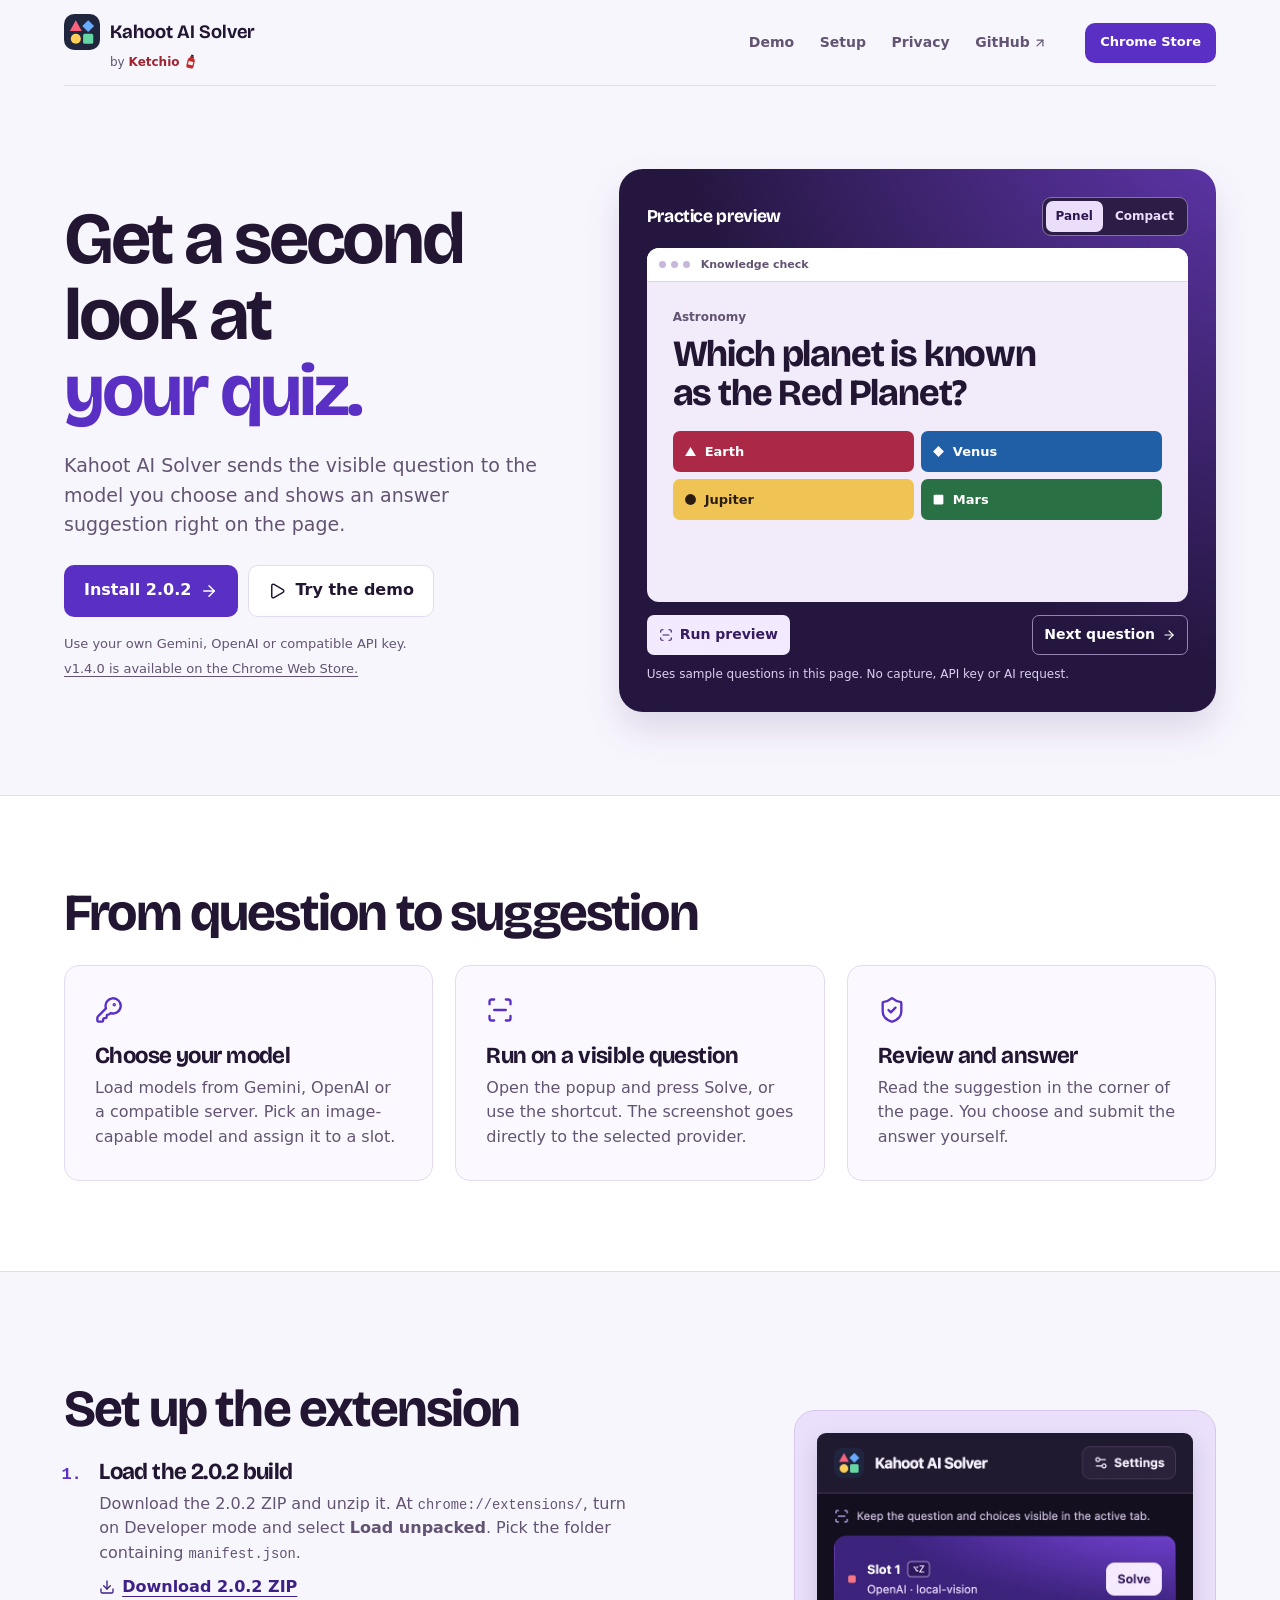
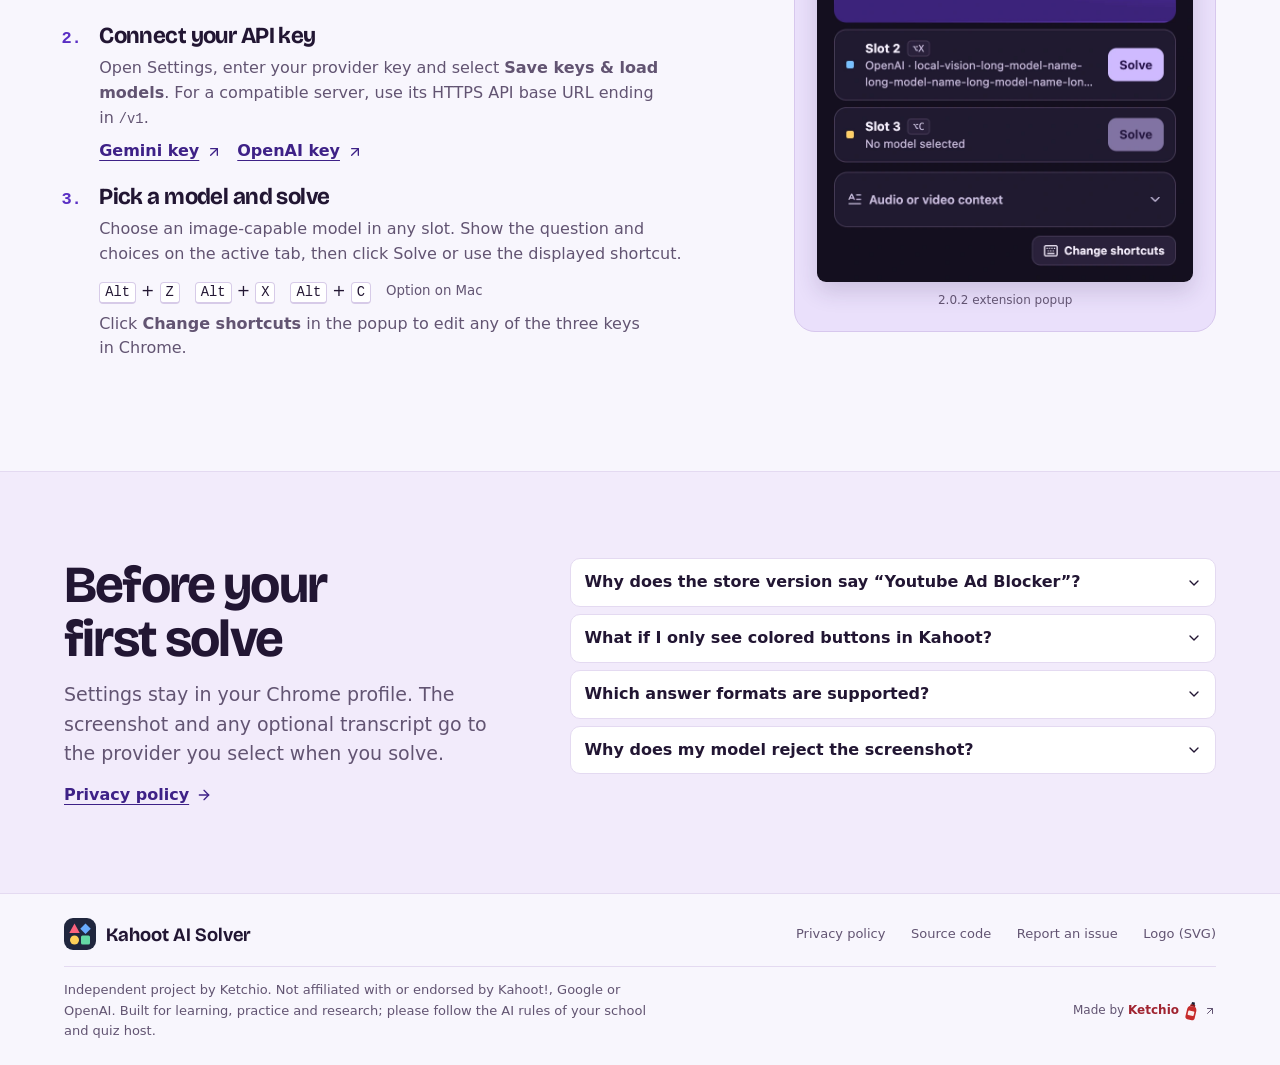
<file: docs/index.html>
<!doctype html>
<html lang="en">
<head>
  <meta charset="utf-8">
  <meta name="viewport" content="width=device-width, initial-scale=1">
  <meta name="theme-color" content="#f8f6fd">
  <meta name="description" content="Get an AI answer suggestion without leaving your Kahoot quiz. Connect your own API account, choose a model, and press a shortcut.">
  <meta property="og:type" content="website">
  <meta property="og:title" content="Kahoot AI Solver — AI answer suggestions in Chrome">
  <meta property="og:description" content="Get an AI answer suggestion without leaving your Kahoot quiz. Use your own Gemini, OpenAI or compatible API account.">
  <meta property="og:site_name" content="Kahoot AI Solver by Ketchio">
  <meta name="author" content="Ketchio">
  <meta property="og:url" content="https://ketchio-dev.github.io/Kahoot-AI-Solver/">
  <meta property="og:image" content="https://ketchio-dev.github.io/Kahoot-AI-Solver/assets/social-card.png">
  <meta property="og:image:type" content="image/png">
  <meta property="og:image:width" content="1200">
  <meta property="og:image:height" content="630">
  <meta property="og:image:alt" content="Kahoot AI Solver by Ketchio with a simulated quiz and green answer suggestion. Bring your own API key.">
  <meta name="twitter:card" content="summary_large_image">
  <meta name="twitter:image" content="https://ketchio-dev.github.io/Kahoot-AI-Solver/assets/social-card.png">
  <meta name="twitter:image:alt" content="Kahoot AI Solver by Ketchio with a simulated quiz and green answer suggestion. Bring your own API key.">
  <link rel="canonical" href="https://ketchio-dev.github.io/Kahoot-AI-Solver/">
  <title>Kahoot AI Solver — AI answer suggestions in Chrome</title>
  <link rel="icon" type="image/svg+xml" href="assets/logo.svg">
  <link rel="preload" href="assets/fonts/bricolage-grotesque-latin.woff2" as="font" type="font/woff2" crossorigin>
  <link rel="stylesheet" href="site.css">
  <script src="site.js" defer></script>
</head>
<body>
  <svg class="sprite" aria-hidden="true" focusable="false">
    <symbol id="i-tri" viewBox="0 0 24 24"><path d="M12 3.5 22 20.5H2z"/></symbol>
    <symbol id="i-dia" viewBox="0 0 24 24"><path d="M12 2 22 12 12 22 2 12z"/></symbol>
    <symbol id="i-cir" viewBox="0 0 24 24"><circle cx="12" cy="12" r="10"/></symbol>
    <symbol id="i-sq" viewBox="0 0 24 24"><rect x="3" y="3" width="18" height="18" rx="2"/></symbol>
    <symbol id="i-chrome" viewBox="0 0 24 24"><g fill="none" stroke="currentColor" stroke-width="1.8"><circle cx="12" cy="12" r="9.2"/><circle cx="12" cy="12" r="3.6"/><path d="M12 8.4h8.6M9 13.8 4.7 6.3M13.7 15.1 9.3 21"/></g></symbol>
    <!-- Lucide Static 1.78.0. License: assets/lucide-LICENSE.txt. -->
    <symbol id="i-up" viewBox="0 0 24 24" fill="none" stroke="currentColor" stroke-width="2" stroke-linecap="round" stroke-linejoin="round"><path d="M7 7h10v10" />
  <path d="M7 17 17 7" /></symbol>
    <symbol id="i-down" viewBox="0 0 24 24" fill="none" stroke="currentColor" stroke-width="2" stroke-linecap="round" stroke-linejoin="round"><path d="M12 5v14" />
  <path d="m19 12-7 7-7-7" /></symbol>
    <symbol id="i-right" viewBox="0 0 24 24" fill="none" stroke="currentColor" stroke-width="2" stroke-linecap="round" stroke-linejoin="round"><path d="M5 12h14" />
  <path d="m12 5 7 7-7 7" /></symbol>
    <symbol id="i-play" viewBox="0 0 24 24" fill="none" stroke="currentColor" stroke-width="2" stroke-linecap="round" stroke-linejoin="round"><path d="M5 5a2 2 0 0 1 3.008-1.728l11.997 6.998a2 2 0 0 1 .003 3.458l-12 7A2 2 0 0 1 5 19z" /></symbol>
    <symbol id="i-shield" viewBox="0 0 24 24" fill="none" stroke="currentColor" stroke-width="2" stroke-linecap="round" stroke-linejoin="round"><path d="M20 13c0 5-3.5 7.5-7.66 8.95a1 1 0 0 1-.67-.01C7.5 20.5 4 18 4 13V6a1 1 0 0 1 1-1c2 0 4.5-1.2 6.24-2.72a1.17 1.17 0 0 1 1.52 0C14.51 3.81 17 5 19 5a1 1 0 0 1 1 1z" />
  <path d="m9 12 2 2 4-4" /></symbol>
    <symbol id="i-key" viewBox="0 0 24 24" fill="none" stroke="currentColor" stroke-width="2" stroke-linecap="round" stroke-linejoin="round"><path d="M2.586 17.414A2 2 0 0 0 2 18.828V21a1 1 0 0 0 1 1h3a1 1 0 0 0 1-1v-1a1 1 0 0 1 1-1h1a1 1 0 0 0 1-1v-1a1 1 0 0 1 1-1h.172a2 2 0 0 0 1.414-.586l.814-.814a6.5 6.5 0 1 0-4-4z" />
  <circle cx="16.5" cy="7.5" r=".5" fill="currentColor" /></symbol>
    <symbol id="i-scan" viewBox="0 0 24 24" fill="none" stroke="currentColor" stroke-width="2" stroke-linecap="round" stroke-linejoin="round"><path d="M3 7V5a2 2 0 0 1 2-2h2" />
  <path d="M17 3h2a2 2 0 0 1 2 2v2" />
  <path d="M21 17v2a2 2 0 0 1-2 2h-2" />
  <path d="M7 21H5a2 2 0 0 1-2-2v-2" />
  <path d="M7 12h10" /></symbol>
    <symbol id="i-download" viewBox="0 0 24 24" fill="none" stroke="currentColor" stroke-width="2" stroke-linecap="round" stroke-linejoin="round"><path d="M12 15V3" />
  <path d="M21 15v4a2 2 0 0 1-2 2H5a2 2 0 0 1-2-2v-4" />
  <path d="m7 10 5 5 5-5" /></symbol>
    <symbol id="i-chevron" viewBox="0 0 24 24" fill="none" stroke="currentColor" stroke-width="2" stroke-linecap="round" stroke-linejoin="round"><path d="m6 9 6 6 6-6" /></symbol>
  </svg>

  <a class="skip-link" href="#main">Skip to content</a>

  <header class="site-header wrap">
    <div class="brand-lockup">
      <a class="brand" href="./" aria-label="Kahoot AI Solver home">
        <img src="assets/logo.svg" width="36" height="36" alt="">
        <span>Kahoot <b>AI Solver</b></span>
      </a>
      <a class="maker maker-header" href="https://ketchio.com/" target="_blank" rel="noopener noreferrer"><span>by <b>Ketchio</b></span><img class="ketchup" src="assets/ketchup.svg" width="10" height="15" alt=""></a>
    </div>
    <nav aria-label="Main navigation">
      <a href="#demo">Demo</a>
      <a href="#setup">Setup</a>
      <a href="#privacy">Privacy</a>
      <a href="https://github.com/Ketchio-dev/Kahoot-AI-Solver" target="_blank" rel="noopener noreferrer">GitHub <svg class="ico" aria-hidden="true"><use href="#i-up"/></svg></a>
    </nav>
    <a class="btn btn-red btn-sm" href="https://chromewebstore.google.com/detail/fgpbceoplppnfodmjcengikbefngpjfp" target="_blank" rel="noopener noreferrer">Chrome Store</a>
  </header>

  <main id="main">
    <section class="hero wrap" aria-labelledby="hero-title">
      <div class="hero-copy">
        <h1 id="hero-title">Get a second look at <em>your quiz.</em></h1>
        <p class="lede">Kahoot AI Solver sends the visible question to the model you choose and shows an answer suggestion right on the page.</p>
        <div class="cta-row">
          <a class="btn btn-red" id="install" href="#setup">Install 2.0.2 <svg class="ico" aria-hidden="true"><use href="#i-right"/></svg></a>
          <a class="btn btn-secondary" href="#demo"><svg class="ico" aria-hidden="true"><use href="#i-play"/></svg>Try the demo</a>
        </div>
        <p class="fineprint">Use your own Gemini, OpenAI or compatible API key.</p>
        <p class="release-note"><a href="https://chromewebstore.google.com/detail/fgpbceoplppnfodmjcengikbefngpjfp" target="_blank" rel="noopener noreferrer">v1.4.0 is available on the Chrome Web Store.</a></p>
      </div>

      <div class="stage-field" id="demo" role="group" aria-labelledby="stage-title">
        <div class="stage-head">
          <strong id="stage-title">Practice preview</strong>
          <div class="seg" role="group" aria-label="Answer display" hidden>
            <button type="button" data-mode="normal" aria-pressed="true">Panel</button>
            <button type="button" data-mode="stealth" aria-pressed="false">Compact</button>
          </div>
        </div>
        <div class="stage" id="stage" data-mode="normal">
          <div class="stage-window">
            <div class="win-bar" aria-hidden="true"><i></i><i></i><i></i><span class="win-label">Knowledge check</span></div>
            <div class="page">
              <p class="q-kicker" id="quiz-topic">Astronomy</p>
              <p class="q-card" id="quiz-question">Which planet is known as the Red Planet?</p>
              <div class="q-answers" aria-label="Answer choices">
                <div class="ans ans-red"><svg class="ico" aria-hidden="true"><use href="#i-tri"/></svg><span>Earth</span></div>
                <div class="ans ans-blue"><svg class="ico" aria-hidden="true"><use href="#i-dia"/></svg><span>Venus</span></div>
                <div class="ans ans-yellow"><svg class="ico" aria-hidden="true"><use href="#i-cir"/></svg><span>Jupiter</span></div>
                <div class="ans ans-green"><svg class="ico" aria-hidden="true"><use href="#i-sq"/></svg><span>Mars</span></div>
              </div>
              <div class="answer-area" aria-hidden="true">
                <div class="ovl" id="overlay" hidden></div>
              </div>
            </div>
          </div>
        </div>
        <div class="stage-controls" hidden>
          <button class="run" type="button" id="run"><svg class="ico" aria-hidden="true"><use href="#i-scan"/></svg>Run preview</button>
          <button class="next" type="button" id="next">Next question <svg class="ico" aria-hidden="true"><use href="#i-right"/></svg></button>
        </div>
        <p class="stage-note">Uses sample questions in this page. No capture, API key or AI request.</p>
        <p class="sr-only" id="stage-status" aria-live="polite"></p>
      </div>
    </section>

    <section class="workflow" id="how-it-works" aria-labelledby="how-title">
      <div class="wrap">
        <h2 id="how-title">From question to suggestion</h2>
        <div class="workflow-grid">
          <article>
            <svg class="ico feature-icon" aria-hidden="true"><use href="#i-key"/></svg>
            <h3>Choose your model</h3>
            <p>Load models from Gemini, OpenAI or a compatible server. Pick an image-capable model and assign it to a slot.</p>
          </article>
          <article>
            <svg class="ico feature-icon" aria-hidden="true"><use href="#i-scan"/></svg>
            <h3>Run on a visible question</h3>
            <p>Open the popup and press Solve, or use the shortcut. The screenshot goes directly to the selected provider.</p>
          </article>
          <article>
            <svg class="ico feature-icon" aria-hidden="true"><use href="#i-shield"/></svg>
            <h3>Review and answer</h3>
            <p>Read the suggestion in the corner of the page. You choose and submit the answer yourself.</p>
          </article>
        </div>
      </div>
    </section>

    <section class="setup wrap" id="setup" aria-labelledby="setup-title">
      <div>
        <h2 id="setup-title">Set up the extension</h2>
        <ol class="setup-steps">
          <li><div><h3>Load the 2.0.2 build</h3><p>Download the 2.0.2 ZIP and unzip it. At <code>chrome://extensions/</code>, turn on Developer mode and select <b>Load unpacked</b>. Pick the folder containing <code>manifest.json</code>.</p>
          <a class="link" href="downloads/kahoot-ai-solver-2.0.2.zip" download><svg class="ico" aria-hidden="true"><use href="#i-download"/></svg>Download 2.0.2 ZIP</a></div></li>
          <li><div><h3>Connect your API key</h3><p>Open Settings, enter your provider key and select <b>Save keys &amp; load models</b>. For a compatible server, use its HTTPS API base URL ending in <code>/v1</code>.</p>
          <div class="key-links"><a class="link" href="https://aistudio.google.com/apikey" target="_blank" rel="noopener noreferrer">Gemini key <svg class="ico" aria-hidden="true"><use href="#i-up"/></svg></a><a class="link" href="https://platform.openai.com/api-keys" target="_blank" rel="noopener noreferrer">OpenAI key <svg class="ico" aria-hidden="true"><use href="#i-up"/></svg></a></div></div></li>
          <li id="models"><div><h3>Pick a model and solve</h3><p>Choose an image-capable model in any slot. Show the question and choices on the active tab, then click Solve or use the displayed shortcut.</p>
          <div class="key-strip" aria-label="Default shortcuts"><span><kbd>Alt</kbd> + <kbd>Z</kbd></span><span><kbd>Alt</kbd> + <kbd>X</kbd></span><span><kbd>Alt</kbd> + <kbd>C</kbd></span><small>Option on Mac</small></div><p>Click <b>Change shortcuts</b> in the popup to edit any of the three keys in Chrome.</p></div></li>
        </ol>
      </div>
      <figure class="shot">
        <img src="assets/popup.webp" width="398" height="475" loading="lazy" alt="The extension’s home screen with three shortcut slots, saved model names and Solve buttons.">
        <figcaption>2.0.2 extension popup</figcaption>
      </figure>
    </section>

    <section class="detail-band" id="privacy" aria-labelledby="faq-title">
      <div class="wrap detail-grid">
        <div>
          <h2 id="faq-title">Before your first solve</h2>
          <p class="lede">Settings stay in your Chrome profile. The screenshot and any optional transcript go to the provider you select when you solve.</p>
          <a class="link" href="privacy.html">Privacy policy <svg class="ico" aria-hidden="true"><use href="#i-right"/></svg></a>
        </div>
        <div class="faq-list">
          <details><summary>Why does the store version say “Youtube Ad Blocker”? <svg class="ico" aria-hidden="true"><use href="#i-chevron"/></svg></summary><p>That cover appears in store version 1.4.0. Use the three-dot button to open its AI settings. The 2.0.2 unpacked build opens straight to Kahoot AI Solver.</p></details>
          <details><summary>What if I only see colored buttons in Kahoot? <svg class="ico" aria-hidden="true"><use href="#i-chevron"/></svg></summary><p>Ask the quiz host to enable questions and answers on participant screens. The extension needs the question text and choices visible on the captured tab.</p></details>
          <details><summary>Which answer formats are supported? <svg class="ico" aria-hidden="true"><use href="#i-chevron"/></svg></summary><p>Single choice, multiple choice, typed answers, ordered choices and slider values. For an audio or video question, you can include a transcript with the popup's Solve button.</p></details>
          <details><summary>Why does my model reject the screenshot? <svg class="ico" aria-hidden="true"><use href="#i-chevron"/></svg></summary><p>Model lists may omit image support or API compatibility. Choose a model that accepts images and check the account’s permissions and usage limit.</p></details>
        </div>
      </div>
    </section>
  </main>

  <footer class="site-footer wrap">
    <div class="footer-top">
      <a class="brand" href="./" aria-label="Kahoot AI Solver home"><img src="assets/logo.svg" width="32" height="32" alt=""><span>Kahoot <b>AI Solver</b></span></a>
      <nav aria-label="Footer"><a href="privacy.html">Privacy policy</a><a href="https://github.com/Ketchio-dev/Kahoot-AI-Solver" target="_blank" rel="noopener noreferrer">Source code</a><a href="https://github.com/Ketchio-dev/Kahoot-AI-Solver/issues" target="_blank" rel="noopener noreferrer">Report an issue</a><a href="assets/logo.svg" download="kahoot-ai-solver-logo.svg">Logo (SVG)</a></nav>
    </div>
    <div class="footer-bottom">
      <p class="legal">Independent project by Ketchio. Not affiliated with or endorsed by Kahoot!, Google or OpenAI. Built for learning, practice and research; please follow the AI rules of your school and quiz host.</p>
      <a class="maker maker-footer" href="https://ketchio.com/" target="_blank" rel="noopener noreferrer"><span>Made by <b>Ketchio</b></span><img class="ketchup" src="assets/ketchup.svg" width="13" height="20" alt=""><svg class="ico" aria-hidden="true"><use href="#i-up"/></svg></a>
    </div>
  </footer>
</body>
</html>
</file>
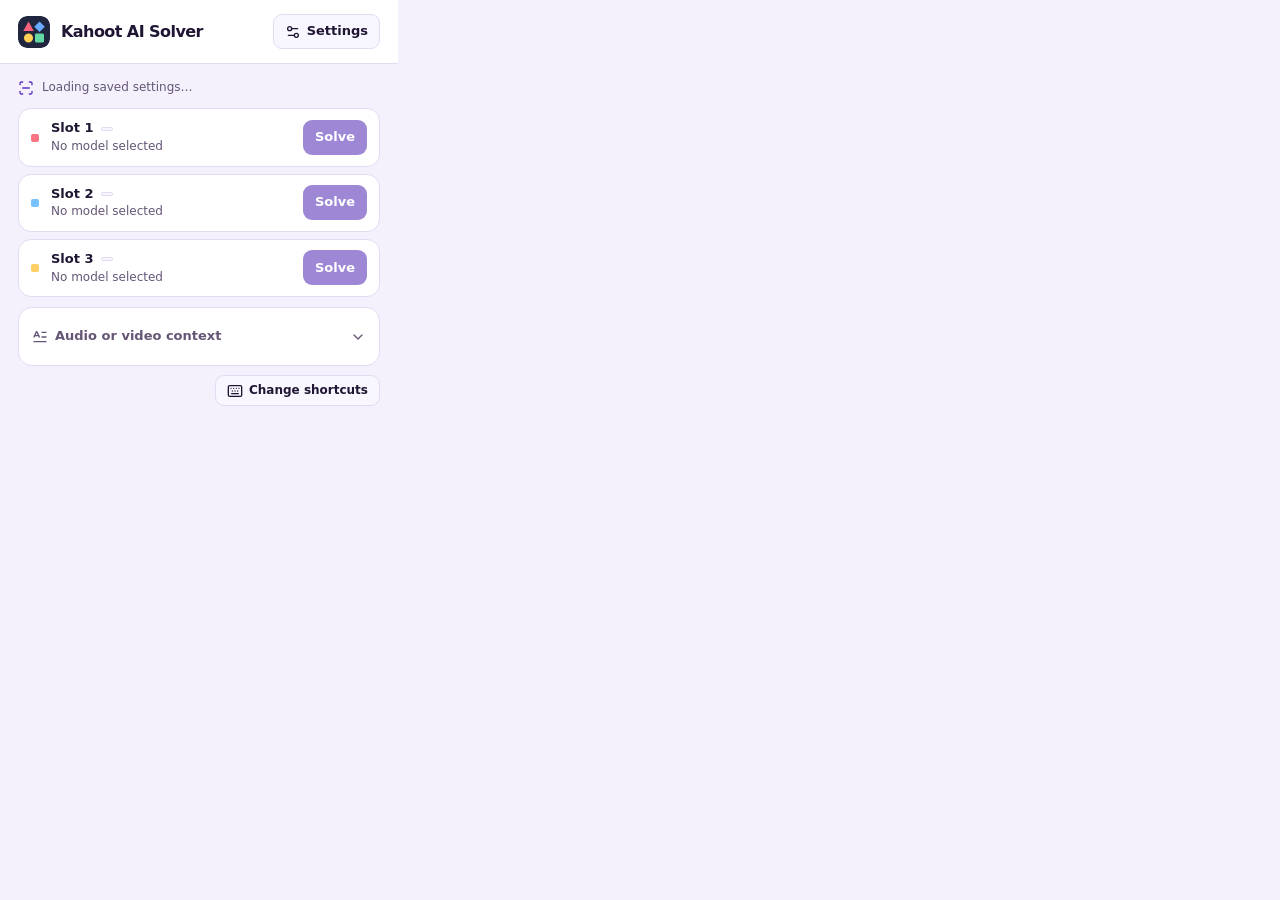
<file: popup.html>
<!DOCTYPE html>
<html lang="en">
<head>
  <meta charset="UTF-8">
  <meta name="viewport" content="width=device-width, initial-scale=1">
  <title>Kahoot AI Solver</title>
  <style>
    :root {
      color-scheme: light dark;
      --page: light-dark(#f4f1fc, #14101f);
      --surface: light-dark(#fff, #211a31);
      --field: light-dark(#f8f6fe, #2a213b);
      --ink: light-dark(#201634, #f8f1ff);
      --muted: light-dark(#655676, #cbbdde);
      --line: light-dark(#e4dbf3, #463956);
      --focus: light-dark(#5a32bf, #c9b2ff);
      --button: light-dark(#5028b5, #cfbaff);
      --button-ink: light-dark(#fff, #271449);
    }

    * { box-sizing: border-box; }
    body {
      /* Chrome sizes the toolbar popup from its content before its viewport exists. */
      width: 398px;
      margin: 0;
      background: var(--page);
      color: var(--ink);
      font: 13px/1.45 system-ui, sans-serif;
    }

    .brandbar {
      position: sticky;
      top: 0;
      z-index: 1;
      display: flex;
      align-items: center;
      gap: 11px;
      padding: 14px 18px;
      border-bottom: 1px solid var(--line);
      background: var(--surface);
    }

    .brandbar img { flex: none; border-radius: 9px; }
    h1 { flex: 1; margin: 0; font-size: 16px; letter-spacing: -.035em; }
    h2 { margin: 0; font-size: 15px; letter-spacing: -.025em; }
    p { margin: 0; }
    small { display: block; color: var(--muted); font-size: 12px; }
    main { padding: 15px 18px 18px; }
    .icon { width: 16px; height: 16px; flex: none; }
    .sprite { position: absolute; width: 0; height: 0; overflow: hidden; }

    button, input, select, textarea {
      min-width: 0;
      font: inherit;
      color: var(--ink);
      border: 1px solid var(--line);
      border-radius: 9px;
      background: var(--field);
    }

    button {
      display: inline-flex;
      gap: 6px;
      align-items: center;
      justify-content: center;
      min-height: 35px;
      padding: 6px 11px;
      font-weight: 650;
      white-space: nowrap;
      cursor: pointer;
    }

    button:hover:not(:disabled) { filter: brightness(.93); }
    button:active:not(:disabled) { transform: translateY(1px); }
    button:disabled { opacity: .55; cursor: default; }
    button.primary { border-color: transparent; background: var(--button); color: var(--button-ink); }
    :focus-visible { outline: 2px solid var(--focus); outline-offset: 3px; }

    .context {
      display: flex;
      align-items: flex-start;
      gap: 8px;
      margin-bottom: 12px;
      color: var(--muted);
      font-size: 12px;
    }

    .context .icon { margin-top: 1px; color: var(--focus); }
    #setupAction { width: 100%; margin-bottom: 11px; }
    #setupAction[hidden] { display: none; }
    .slot-row {
      display: grid;
      grid-template-columns: 10px minmax(0, 1fr) auto;
      align-items: center;
      gap: 10px;
      padding: 10px 12px;
      border: 1px solid var(--line);
      border-radius: 13px;
      background: var(--surface);
    }

    .slot-row + .slot-row { margin-top: 7px; }
    .slot-mark { width: 8px; height: 8px; border-radius: 2px; background: var(--mark); }
    .slot-row:nth-of-type(1) { --mark: #f97581; }
    .slot-row:nth-of-type(2) { --mark: #77c1ff; }
    .slot-row:nth-of-type(3) { --mark: #ffcf65; }
    .slot-title { display: flex; align-items: center; flex-wrap: wrap; gap: 7px; }
    .slot-row small {
      display: -webkit-box;
      overflow: hidden;
      overflow-wrap: anywhere;
      -webkit-box-orient: vertical;
      -webkit-line-clamp: 2;
    }
    kbd {
      padding: 1px 5px;
      border: 1px solid var(--line);
      border-radius: 4px;
      background: var(--field);
      color: var(--muted);
      font: 10px/1.3 ui-monospace, monospace;
    }

    .slot-row[data-featured="true"] {
      min-height: 92px;
      padding: 14px;
      border-color: transparent;
      background: radial-gradient(ellipse at 105% -40%, #854bf0 0, transparent 63%), #3c237c;
      color: #fff;
    }

    .slot-row[data-featured="true"] small { margin-top: 3px; color: #e5d8ff; }
    .slot-row[data-featured="true"] kbd { background: #2d185e; border-color: #a796ca; color: #f3eaff; }
    .slot-row[data-featured="true"] button { background: #f4ebff; color: #31155c; }
    .slot-row[data-featured="true"] :focus-visible { outline-color: #fff; }

    .sheet {
      margin: 0 0 10px;
      padding: 13px;
      border: 1px solid var(--line);
      border-radius: 14px;
      background: var(--surface);
    }

    .sheet:last-child { margin-bottom: 0; }
    .section-head {
      display: flex;
      align-items: center;
      justify-content: space-between;
      gap: 8px;
      margin-bottom: 10px;
    }

    .field { display: block; margin: 8px 0; font-size: 12px; font-weight: 600; }
    .field:last-child { margin-bottom: 0; }
    .field input, .field select, .field textarea {
      display: block;
      width: 100%;
      margin-top: 4px;
      padding: 7px 8px;
      font-weight: 400;
    }

    .provider-fields {
      display: grid;
      grid-template-columns: repeat(2, minmax(0, 1fr));
      gap: 9px;
    }

    .provider-fields .field { margin: 8px 0 0; }
    .field-inline {
      display: grid;
      grid-template-columns: 76px minmax(0, 1fr);
      align-items: center;
      gap: 8px;
    }

    .field-inline select { margin: 0; }
    .answer-display { grid-template-columns: 99px minmax(0, 1fr); }
    details { margin: 10px 0; }
    details.context-panel { margin: 10px 0 0; }
    summary {
      display: flex;
      align-items: center;
      gap: 7px;
      padding: 6px 0;
      color: var(--muted);
      font-weight: 600;
      list-style: none;
      cursor: pointer;
    }

    summary::-webkit-details-marker { display: none; }
    summary .caret { margin-left: auto; }
    details[open] > summary .caret { transform: rotate(180deg); }
    textarea { resize: vertical; }
    .status { margin-top: 8px; color: var(--muted); overflow-wrap: anywhere; }
    .status:empty { display: none; }
    .shortcut-actions { display: flex; justify-content: flex-end; margin-top: 9px; }
    #manageShortcuts { min-height: 31px; font-size: 12px; }
    #solveStatus:not(:empty) { padding: 9px 11px; border: 1px solid var(--line); border-radius: 9px; background: var(--surface); }
  </style>
</head>
<body>
  <!--
ISC License

Copyright (c) 2026 Lucide Icons and Contributors

Permission to use, copy, modify, and/or distribute this software for any
purpose with or without fee is hereby granted, provided that the above
copyright notice and this permission notice appear in all copies.

THE SOFTWARE IS PROVIDED "AS IS" AND THE AUTHOR DISCLAIMS ALL WARRANTIES
WITH REGARD TO THIS SOFTWARE INCLUDING ALL IMPLIED WARRANTIES OF
MERCHANTABILITY AND FITNESS. IN NO EVENT SHALL THE AUTHOR BE LIABLE FOR
ANY SPECIAL, DIRECT, INDIRECT, OR CONSEQUENTIAL DAMAGES OR ANY DAMAGES
WHATSOEVER RESULTING FROM LOSS OF USE, DATA OR PROFITS, WHETHER IN AN
ACTION OF CONTRACT, NEGLIGENCE OR OTHER TORTIOUS ACTION, ARISING OUT OF
OR IN CONNECTION WITH THE USE OR PERFORMANCE OF THIS SOFTWARE.

---

The following Lucide icons are derived from the Feather project:

airplay, alert-circle, alert-octagon, alert-triangle, aperture, arrow-down-circle, arrow-down-left, arrow-down-right, arrow-down, arrow-left-circle, arrow-left, arrow-right-circle, arrow-right, arrow-up-circle, arrow-up-left, arrow-up-right, arrow-up, at-sign, calendar, cast, check, chevron-down, chevron-left, chevron-right, chevron-up, chevrons-down, chevrons-left, chevrons-right, chevrons-up, circle, clipboard, clock, code, columns, command, compass, corner-down-left, corner-down-right, corner-left-down, corner-left-up, corner-right-down, corner-right-up, corner-up-left, corner-up-right, crosshair, database, divide-circle, divide-square, dollar-sign, download, external-link, feather, frown, hash, headphones, help-circle, info, italic, key, layout, life-buoy, link-2, link, loader, lock, log-in, log-out, maximize, meh, minimize, minimize-2, minus-circle, minus-square, minus, monitor, moon, more-horizontal, more-vertical, move, music, navigation-2, navigation, octagon, pause-circle, percent, plus-circle, plus-square, plus, power, radio, rss, search, server, share, shopping-bag, sidebar, smartphone, smile, square, table-2, tablet, target, terminal, trash-2, trash, triangle, tv, type, upload, x-circle, x-octagon, x-square, x, zoom-in, zoom-out

The MIT License (MIT) (for the icons listed above)

Copyright (c) 2013-present Cole Bemis

Permission is hereby granted, free of charge, to any person obtaining a copy
of this software and associated documentation files (the "Software"), to deal
in the Software without restriction, including without limitation the rights
to use, copy, modify, merge, publish, distribute, sublicense, and/or sell
copies of the Software, and to permit persons to whom the Software is
furnished to do so, subject to the following conditions:

The above copyright notice and this permission notice shall be included in all
copies or substantial portions of the Software.

THE SOFTWARE IS PROVIDED "AS IS", WITHOUT WARRANTY OF ANY KIND, EXPRESS OR
IMPLIED, INCLUDING BUT NOT LIMITED TO THE WARRANTIES OF MERCHANTABILITY,
FITNESS FOR A PARTICULAR PURPOSE AND NONINFRINGEMENT. IN NO EVENT SHALL THE
AUTHORS OR COPYRIGHT HOLDERS BE LIABLE FOR ANY CLAIM, DAMAGES OR OTHER
LIABILITY, WHETHER IN AN ACTION OF CONTRACT, TORT OR OTHERWISE, ARISING FROM,
OUT OF OR IN CONNECTION WITH THE SOFTWARE OR THE USE OR OTHER DEALINGS IN THE
SOFTWARE.
-->
  <svg class="sprite" aria-hidden="true">
    <symbol id="icon-settings-2" viewBox="0 0 24 24" fill="none" stroke="currentColor" stroke-width="2" stroke-linecap="round" stroke-linejoin="round"><path d="M14 17H5" />
  <path d="M19 7h-9" />
  <circle cx="17" cy="17" r="3" />
  <circle cx="7" cy="7" r="3" /></symbol>
    <symbol id="icon-scan-line" viewBox="0 0 24 24" fill="none" stroke="currentColor" stroke-width="2" stroke-linecap="round" stroke-linejoin="round"><path d="M3 7V5a2 2 0 0 1 2-2h2" />
  <path d="M17 3h2a2 2 0 0 1 2 2v2" />
  <path d="M21 17v2a2 2 0 0 1-2 2h-2" />
  <path d="M7 21H5a2 2 0 0 1-2-2v-2" />
  <path d="M7 12h10" /></symbol>
    <symbol id="icon-arrow-right" viewBox="0 0 24 24" fill="none" stroke="currentColor" stroke-width="2" stroke-linecap="round" stroke-linejoin="round"><path d="M5 12h14" />
  <path d="m12 5 7 7-7 7" /></symbol>
    <symbol id="icon-text-initial" viewBox="0 0 24 24" fill="none" stroke="currentColor" stroke-width="2" stroke-linecap="round" stroke-linejoin="round"><path d="M15 5h6" />
  <path d="M15 12h6" />
  <path d="M3 19h18" />
  <path d="m3 12 3.553-7.724a.5.5 0 0 1 .894 0L11 12" />
  <path d="M3.92 10h6.16" /></symbol>
    <symbol id="icon-chevron-down" viewBox="0 0 24 24" fill="none" stroke="currentColor" stroke-width="2" stroke-linecap="round" stroke-linejoin="round"><path d="m6 9 6 6 6-6" /></symbol>
    <symbol id="icon-refresh-cw" viewBox="0 0 24 24" fill="none" stroke="currentColor" stroke-width="2" stroke-linecap="round" stroke-linejoin="round"><path d="M3 12a9 9 0 0 1 9-9 9.75 9.75 0 0 1 6.74 2.74L21 8" />
  <path d="M21 3v5h-5" />
  <path d="M21 12a9 9 0 0 1-9 9 9.75 9.75 0 0 1-6.74-2.74L3 16" />
  <path d="M8 16H3v5" /></symbol>
    <symbol id="icon-keyboard" viewBox="0 0 24 24" fill="none" stroke="currentColor" stroke-width="2" stroke-linecap="round" stroke-linejoin="round"><path d="M10 8h.01" />
  <path d="M12 12h.01" />
  <path d="M14 8h.01" />
  <path d="M16 12h.01" />
  <path d="M18 8h.01" />
  <path d="M6 8h.01" />
  <path d="M7 16h10" />
  <path d="M8 12h.01" />
  <rect width="20" height="16" x="2" y="4" rx="2" /></symbol>
  </svg>
  <header class="brandbar">
    <img src="icon128.png" alt="" width="32" height="32">
    <h1>Kahoot AI Solver</h1>
    <button id="toggleViewBtn" aria-label="Open AI settings" aria-expanded="false" aria-controls="settings-view">
      <svg class="icon" aria-hidden="true"><use href="#icon-settings-2"/></svg>
      <span id="toggleViewLabel">Settings</span>
    </button>
  </header>

  <main id="home-view">
    <p class="context"><svg class="icon" aria-hidden="true"><use href="#icon-scan-line"/></svg><span id="homeStatus" role="status">Loading saved settings…</span></p>
    <button class="primary" id="setupAction" hidden><span id="setupActionLabel">Connect a provider</span> <svg class="icon" aria-hidden="true"><use href="#icon-arrow-right"/></svg></button>

    <div class="slot-list">
      <div class="slot-row" id="slotCard1">
        <span class="slot-mark" aria-hidden="true"></span>
        <div><div class="slot-title"><strong>Slot 1</strong><kbd id="shortcut1"></kbd></div><small id="model1">No model selected</small></div>
        <button class="primary" id="solveSlot1" aria-label="Solve with slot 1" disabled>Solve</button>
      </div>
      <div class="slot-row" id="slotCard2">
        <span class="slot-mark" aria-hidden="true"></span>
        <div><div class="slot-title"><strong>Slot 2</strong><kbd id="shortcut2"></kbd></div><small id="model2">No model selected</small></div>
        <button class="primary" id="solveSlot2" aria-label="Solve with slot 2" disabled>Solve</button>
      </div>
      <div class="slot-row" id="slotCard3">
        <span class="slot-mark" aria-hidden="true"></span>
        <div><div class="slot-title"><strong>Slot 3</strong><kbd id="shortcut3"></kbd></div><small id="model3">No model selected</small></div>
        <button class="primary" id="solveSlot3" aria-label="Solve with slot 3" disabled>Solve</button>
      </div>
    </div>

    <details class="sheet context-panel">
      <summary><svg class="icon" aria-hidden="true"><use href="#icon-text-initial"/></svg>Audio or video context <svg class="icon caret" aria-hidden="true"><use href="#icon-chevron-down"/></svg></summary>
      <label class="field">Transcript or notes
        <textarea id="mediaContext" maxlength="6000" rows="3"></textarea>
      </label>
      <small>Sent with a Solve button only. No audio is recorded.</small>
    </details>
    <div class="shortcut-actions">
      <button id="manageShortcuts" aria-label="Change keyboard shortcuts in Chrome">
        <svg class="icon" aria-hidden="true"><use href="#icon-keyboard"/></svg> Change shortcuts
      </button>
    </div>
    <div id="solveStatus" class="status" role="status"></div>
  </main>

  <main id="settings-view" style="display: none">
    <section class="sheet" aria-labelledby="providers">
      <h2 id="providers">API providers</h2>
      <div class="provider-fields">
        <label class="field">Gemini API key
          <input type="password" id="apiKey" autocomplete="off">
        </label>
        <label class="field">OpenAI or compatible key
          <input type="password" id="openaiApiKey" autocomplete="off">
        </label>
      </div>
      <details id="customEndpoint">
        <summary>Custom server <svg class="icon caret" aria-hidden="true"><use href="#icon-chevron-down"/></svg></summary>
        <label class="field">API base URL (include /v1)
          <input type="url" id="openaiBaseUrl" placeholder="https://api.openai.com/v1">
        </label>
        <small>HTTP sends your key and screenshots without encryption. Use HTTPS for remote servers.</small>
      </details>
      <button class="primary" id="saveBtn">Save keys &amp; load models</button>
    </section>

    <section class="sheet" aria-labelledby="models">
      <div class="section-head">
        <h2 id="models">Model slots</h2>
        <button id="refreshBtn" disabled><svg class="icon" aria-hidden="true"><use href="#icon-refresh-cw"/></svg>Refresh model list</button>
      </div>
      <label class="field field-inline">Slot 1 <select id="slot1" disabled></select></label>
      <label class="field field-inline">Slot 2 <select id="slot2" disabled></select></label>
      <label class="field field-inline">Slot 3 <select id="slot3" disabled></select></label>
      <div id="modelStatus" class="status" role="status"></div>
    </section>

    <div class="sheet">
      <label class="field field-inline answer-display">Answer display
        <select id="displayMode">
          <option value="normal">Answer panel</option>
          <option value="stealth">Compact corner indicator</option>
        </select>
      </label>
    </div>
  </main>

  <script src="models.js"></script>
  <script src="popup.js"></script>
</body>
</html>
</file>
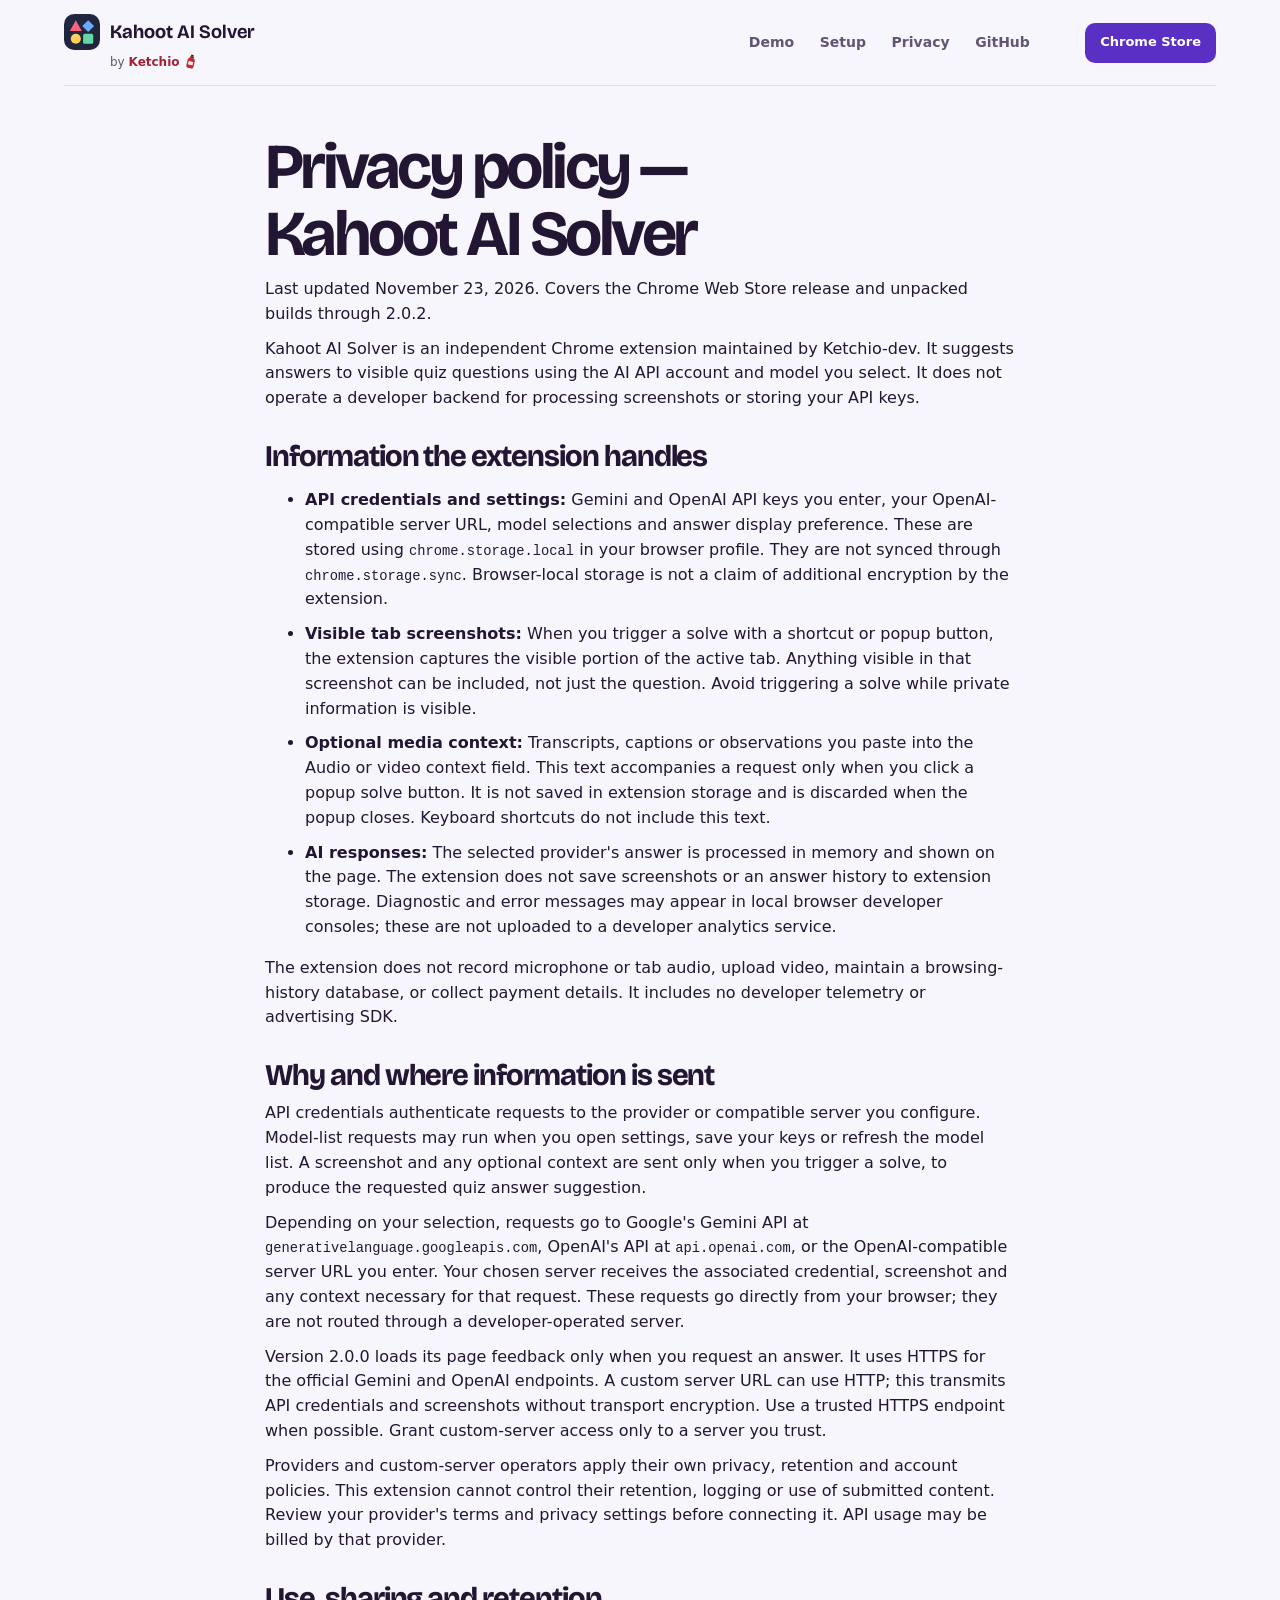
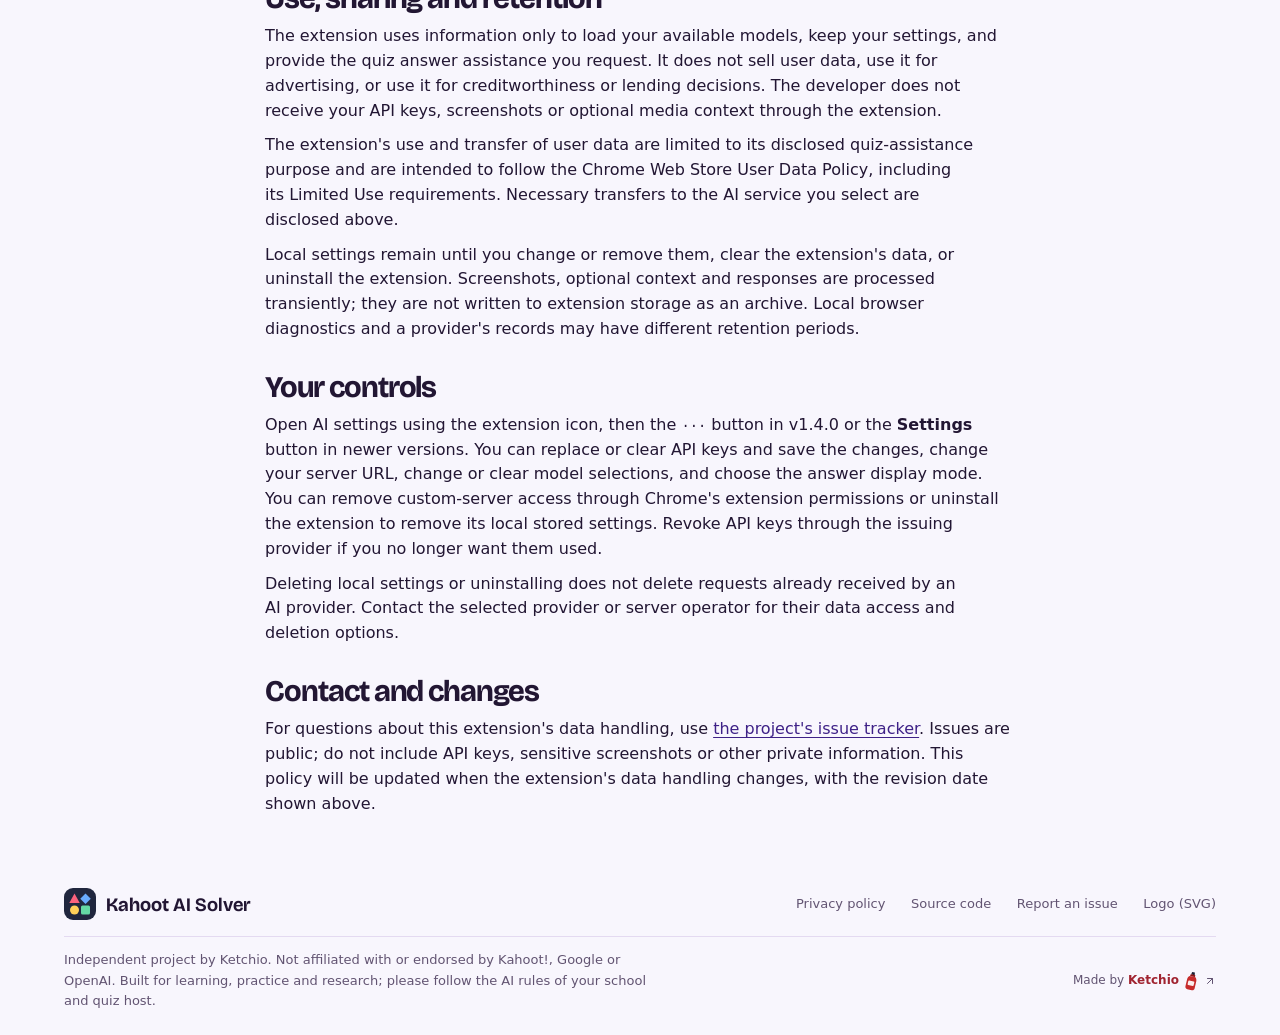
<file: docs/privacy.html>
<!doctype html>
<html lang="en">
<head>
<meta charset="utf-8">
<meta name="viewport" content="width=device-width, initial-scale=1">
<meta name="theme-color" content="#fbfaf7">
<meta name="description" content="How Kahoot AI Solver handles API keys, screenshots, optional context and local settings.">
<title>Privacy policy — Kahoot AI Solver</title>
<link rel="canonical" href="https://ketchio-dev.github.io/Kahoot-AI-Solver/privacy.html">
<meta property="og:type" content="website">
<meta property="og:site_name" content="Kahoot AI Solver by Ketchio">
<meta name="author" content="Ketchio">
<meta property="og:title" content="Privacy policy — Kahoot AI Solver">
<meta property="og:description" content="How Kahoot AI Solver handles API keys, screenshots, optional context and local settings.">
<meta property="og:url" content="https://ketchio-dev.github.io/Kahoot-AI-Solver/privacy.html">
<meta property="og:image" content="https://ketchio-dev.github.io/Kahoot-AI-Solver/assets/social-card.png">
<meta property="og:image:type" content="image/png">
<meta property="og:image:width" content="1200">
<meta property="og:image:height" content="630">
<meta property="og:image:alt" content="Kahoot AI Solver by Ketchio with a simulated quiz and green answer suggestion. Bring your own API key.">
<meta name="twitter:card" content="summary_large_image">
<meta name="twitter:image" content="https://ketchio-dev.github.io/Kahoot-AI-Solver/assets/social-card.png">
<meta name="twitter:image:alt" content="Kahoot AI Solver by Ketchio with a simulated quiz and green answer suggestion. Bring your own API key.">
<link rel="icon" type="image/svg+xml" href="assets/logo.svg">
<link rel="preload" href="assets/fonts/bricolage-grotesque-latin.woff2" as="font" type="font/woff2" crossorigin>
<link rel="stylesheet" href="site.css">
</head>
<body>
<svg class="sprite" aria-hidden="true" focusable="false">
    <symbol id="i-tri" viewBox="0 0 24 24"><path d="M12 3.5 22 20.5H2z"/></symbol>
    <symbol id="i-dia" viewBox="0 0 24 24"><path d="M12 2 22 12 12 22 2 12z"/></symbol>
    <symbol id="i-cir" viewBox="0 0 24 24"><circle cx="12" cy="12" r="10"/></symbol>
    <symbol id="i-sq" viewBox="0 0 24 24"><rect x="3" y="3" width="18" height="18" rx="2"/></symbol>
    <symbol id="i-chrome" viewBox="0 0 24 24"><g fill="none" stroke="currentColor" stroke-width="1.8"><circle cx="12" cy="12" r="9.2"/><circle cx="12" cy="12" r="3.6"/><path d="M12 8.4h8.6M9 13.8 4.7 6.3M13.7 15.1 9.3 21"/></g></symbol>
    <!-- Lucide Static 1.78.0. License: assets/lucide-LICENSE.txt. -->
    <symbol id="i-up" viewBox="0 0 24 24" fill="none" stroke="currentColor" stroke-width="2" stroke-linecap="round" stroke-linejoin="round"><path d="M7 7h10v10" />
  <path d="M7 17 17 7" /></symbol>
    <symbol id="i-down" viewBox="0 0 24 24" fill="none" stroke="currentColor" stroke-width="2" stroke-linecap="round" stroke-linejoin="round"><path d="M12 5v14" />
  <path d="m19 12-7 7-7-7" /></symbol>
    <symbol id="i-right" viewBox="0 0 24 24" fill="none" stroke="currentColor" stroke-width="2" stroke-linecap="round" stroke-linejoin="round"><path d="M5 12h14" />
  <path d="m12 5 7 7-7 7" /></symbol>
    <symbol id="i-play" viewBox="0 0 24 24" fill="none" stroke="currentColor" stroke-width="2" stroke-linecap="round" stroke-linejoin="round"><path d="M5 5a2 2 0 0 1 3.008-1.728l11.997 6.998a2 2 0 0 1 .003 3.458l-12 7A2 2 0 0 1 5 19z" /></symbol>
    <symbol id="i-shield" viewBox="0 0 24 24" fill="none" stroke="currentColor" stroke-width="2" stroke-linecap="round" stroke-linejoin="round"><path d="M20 13c0 5-3.5 7.5-7.66 8.95a1 1 0 0 1-.67-.01C7.5 20.5 4 18 4 13V6a1 1 0 0 1 1-1c2 0 4.5-1.2 6.24-2.72a1.17 1.17 0 0 1 1.52 0C14.51 3.81 17 5 19 5a1 1 0 0 1 1 1z" />
  <path d="m9 12 2 2 4-4" /></symbol>
    <symbol id="i-key" viewBox="0 0 24 24" fill="none" stroke="currentColor" stroke-width="2" stroke-linecap="round" stroke-linejoin="round"><path d="M2.586 17.414A2 2 0 0 0 2 18.828V21a1 1 0 0 0 1 1h3a1 1 0 0 0 1-1v-1a1 1 0 0 1 1-1h1a1 1 0 0 0 1-1v-1a1 1 0 0 1 1-1h.172a2 2 0 0 0 1.414-.586l.814-.814a6.5 6.5 0 1 0-4-4z" />
  <circle cx="16.5" cy="7.5" r=".5" fill="currentColor" /></symbol>
    <symbol id="i-scan" viewBox="0 0 24 24" fill="none" stroke="currentColor" stroke-width="2" stroke-linecap="round" stroke-linejoin="round"><path d="M3 7V5a2 2 0 0 1 2-2h2" />
  <path d="M17 3h2a2 2 0 0 1 2 2v2" />
  <path d="M21 17v2a2 2 0 0 1-2 2h-2" />
  <path d="M7 21H5a2 2 0 0 1-2-2v-2" />
  <path d="M7 12h10" /></symbol>
    <symbol id="i-download" viewBox="0 0 24 24" fill="none" stroke="currentColor" stroke-width="2" stroke-linecap="round" stroke-linejoin="round"><path d="M12 15V3" />
  <path d="M21 15v4a2 2 0 0 1-2 2H5a2 2 0 0 1-2-2v-4" />
  <path d="m7 10 5 5 5-5" /></symbol>
    <symbol id="i-chevron" viewBox="0 0 24 24" fill="none" stroke="currentColor" stroke-width="2" stroke-linecap="round" stroke-linejoin="round"><path d="m6 9 6 6 6-6" /></symbol>
  </svg>
<a class="skip-link" href="#main">Skip to content</a>
<header class="site-header wrap">
    <div class="brand-lockup">
      <a class="brand" href="./" aria-label="Kahoot AI Solver home">
        <img src="assets/logo.svg" width="36" height="36" alt="">
        <span>Kahoot <b>AI Solver</b></span>
      </a>
      <a class="maker maker-header" href="https://ketchio.com/" target="_blank" rel="noopener noreferrer"><span>by <b>Ketchio</b></span><img class="ketchup" src="assets/ketchup.svg" width="10" height="15" alt=""></a>
    </div>
    <nav aria-label="Main navigation">
      <a href="./#demo">Demo</a>
      <a href="./#setup">Setup</a>
      <a href="./#privacy">Privacy</a>
      <a href="https://github.com/Ketchio-dev/Kahoot-AI-Solver" target="_blank" rel="noopener noreferrer">GitHub <svg class="ico" aria-hidden="true"><use href="./#i-up"/></svg></a>
    </nav>
    <a class="btn btn-red btn-sm" href="https://chromewebstore.google.com/detail/fgpbceoplppnfodmjcengikbefngpjfp" target="_blank" rel="noopener noreferrer">Chrome Store</a>
  </header>
<main class="policy" id="main">
<h1>Privacy policy — Kahoot AI Solver</h1>

<p>Last updated November 23, 2026. Covers the Chrome Web Store release and unpacked builds through 2.0.2.</p>

<p>Kahoot AI Solver is an independent Chrome extension maintained by Ketchio-dev. It suggests answers to visible quiz questions using the AI API account and model you select. It does not operate a developer backend for processing screenshots or storing your API keys.</p>

<h2>Information the extension handles</h2>

<ul><li><strong>API credentials and settings:</strong> Gemini and OpenAI API keys you enter, your OpenAI-compatible server URL, model selections and answer display preference. These are stored using <code>chrome.storage.local</code> in your browser profile. They are not synced through <code>chrome.storage.sync</code>. Browser-local storage is not a claim of additional encryption by the extension.</li>
<li><strong>Visible tab screenshots:</strong> When you trigger a solve with a shortcut or popup button, the extension captures the visible portion of the active tab. Anything visible in that screenshot can be included, not just the question. Avoid triggering a solve while private information is visible.</li>
<li><strong>Optional media context:</strong> Transcripts, captions or observations you paste into the Audio or video context field. This text accompanies a request only when you click a popup solve button. It is not saved in extension storage and is discarded when the popup closes. Keyboard shortcuts do not include this text.</li>
<li><strong>AI responses:</strong> The selected provider's answer is processed in memory and shown on the page. The extension does not save screenshots or an answer history to extension storage. Diagnostic and error messages may appear in local browser developer consoles; these are not uploaded to a developer analytics service.</li></ul>

<p>The extension does not record microphone or tab audio, upload video, maintain a browsing-history database, or collect payment details. It includes no developer telemetry or advertising SDK.</p>

<h2>Why and where information is sent</h2>

<p>API credentials authenticate requests to the provider or compatible server you configure. Model-list requests may run when you open settings, save your keys or refresh the model list. A screenshot and any optional context are sent only when you trigger a solve, to produce the requested quiz answer suggestion.</p>

<p>Depending on your selection, requests go to Google's Gemini API at <code>generativelanguage.googleapis.com</code>, OpenAI's API at <code>api.openai.com</code>, or the OpenAI-compatible server URL you enter. Your chosen server receives the associated credential, screenshot and any context necessary for that request. These requests go directly from your browser; they are not routed through a developer-operated server.</p>

<p>Version 2.0.0 loads its page feedback only when you request an answer. It uses HTTPS for the official Gemini and OpenAI endpoints. A custom server URL can use HTTP; this transmits API credentials and screenshots without transport encryption. Use a trusted HTTPS endpoint when possible. Grant custom-server access only to a server you trust.</p>

<p>Providers and custom-server operators apply their own privacy, retention and account policies. This extension cannot control their retention, logging or use of submitted content. Review your provider's terms and privacy settings before connecting it. API usage may be billed by that provider.</p>

<h2>Use, sharing and retention</h2>

<p>The extension uses information only to load your available models, keep your settings, and provide the quiz answer assistance you request. It does not sell user data, use it for advertising, or use it for creditworthiness or lending decisions. The developer does not receive your API keys, screenshots or optional media context through the extension.</p>

<p>The extension's use and transfer of user data are limited to its disclosed quiz-assistance purpose and are intended to follow the Chrome Web Store User Data Policy, including its Limited Use requirements. Necessary transfers to the AI service you select are disclosed above.</p>

<p>Local settings remain until you change or remove them, clear the extension's data, or uninstall the extension. Screenshots, optional context and responses are processed transiently; they are not written to extension storage as an archive. Local browser diagnostics and a provider's records may have different retention periods.</p>

<h2>Your controls</h2>

<p>Open AI settings using the extension icon, then the <code>···</code> button in v1.4.0 or the <strong>Settings</strong> button in newer versions. You can replace or clear API keys and save the changes, change your server URL, change or clear model selections, and choose the answer display mode. You can remove custom-server access through Chrome's extension permissions or uninstall the extension to remove its local stored settings. Revoke API keys through the issuing provider if you no longer want them used.</p>

<p>Deleting local settings or uninstalling does not delete requests already received by an AI provider. Contact the selected provider or server operator for their data access and deletion options.</p>

<h2>Contact and changes</h2>

<p>For questions about this extension's data handling, use <a href="https://github.com/Ketchio-dev/Kahoot-AI-Solver/issues" target="_blank" rel="noopener noreferrer">the project's issue tracker</a>. Issues are public; do not include API keys, sensitive screenshots or other private information. This policy will be updated when the extension's data handling changes, with the revision date shown above.</p>
</main>
<footer class="site-footer wrap">
    <div class="footer-top">
      <a class="brand" href="./" aria-label="Kahoot AI Solver home"><img src="assets/logo.svg" width="32" height="32" alt=""><span>Kahoot <b>AI Solver</b></span></a>
      <nav aria-label="Footer"><a href="privacy.html">Privacy policy</a><a href="https://github.com/Ketchio-dev/Kahoot-AI-Solver" target="_blank" rel="noopener noreferrer">Source code</a><a href="https://github.com/Ketchio-dev/Kahoot-AI-Solver/issues" target="_blank" rel="noopener noreferrer">Report an issue</a><a href="assets/logo.svg" download="kahoot-ai-solver-logo.svg">Logo (SVG)</a></nav>
    </div>
    <div class="footer-bottom">
      <p class="legal">Independent project by Ketchio. Not affiliated with or endorsed by Kahoot!, Google or OpenAI. Built for learning, practice and research; please follow the AI rules of your school and quiz host.</p>
      <a class="maker maker-footer" href="https://ketchio.com/" target="_blank" rel="noopener noreferrer"><span>Made by <b>Ketchio</b></span><img class="ketchup" src="assets/ketchup.svg" width="13" height="20" alt=""><svg class="ico" aria-hidden="true"><use href="#i-up"/></svg></a>
    </div>
  </footer>
</body>
</html>
</file>
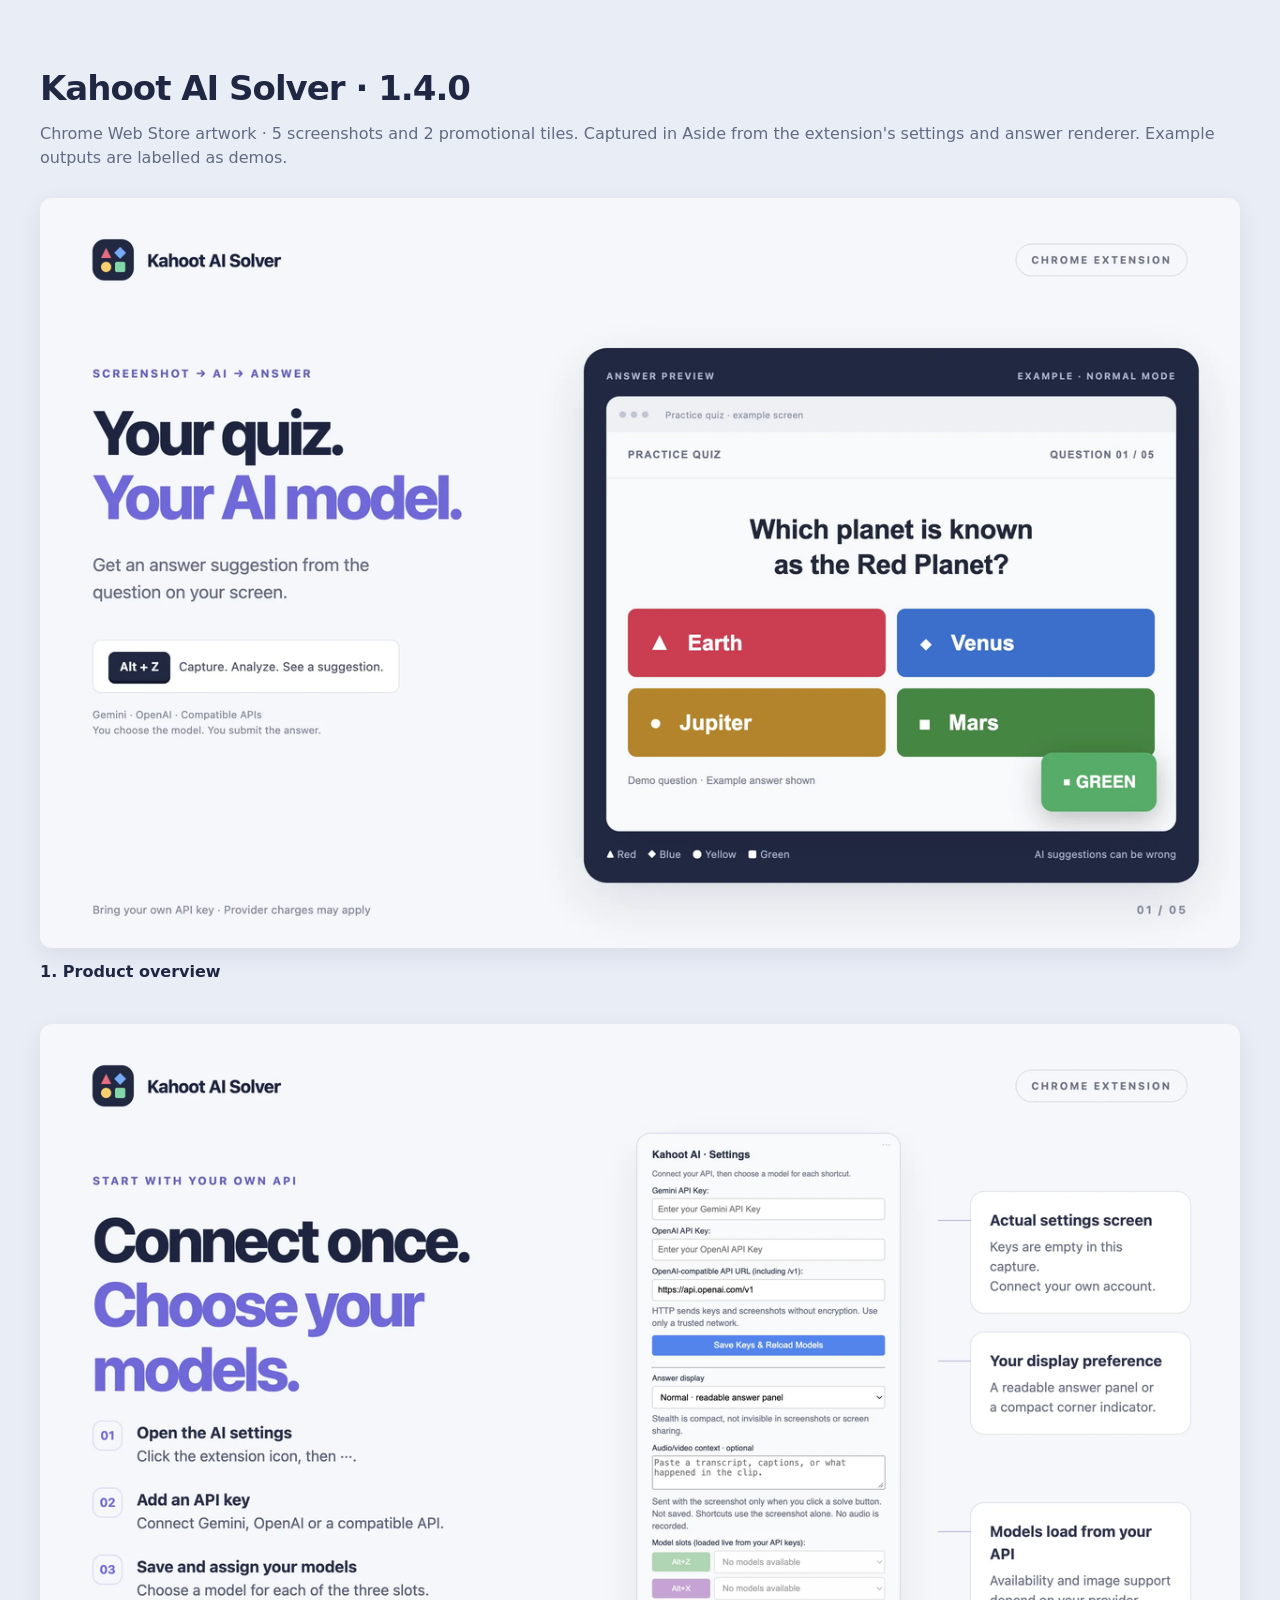
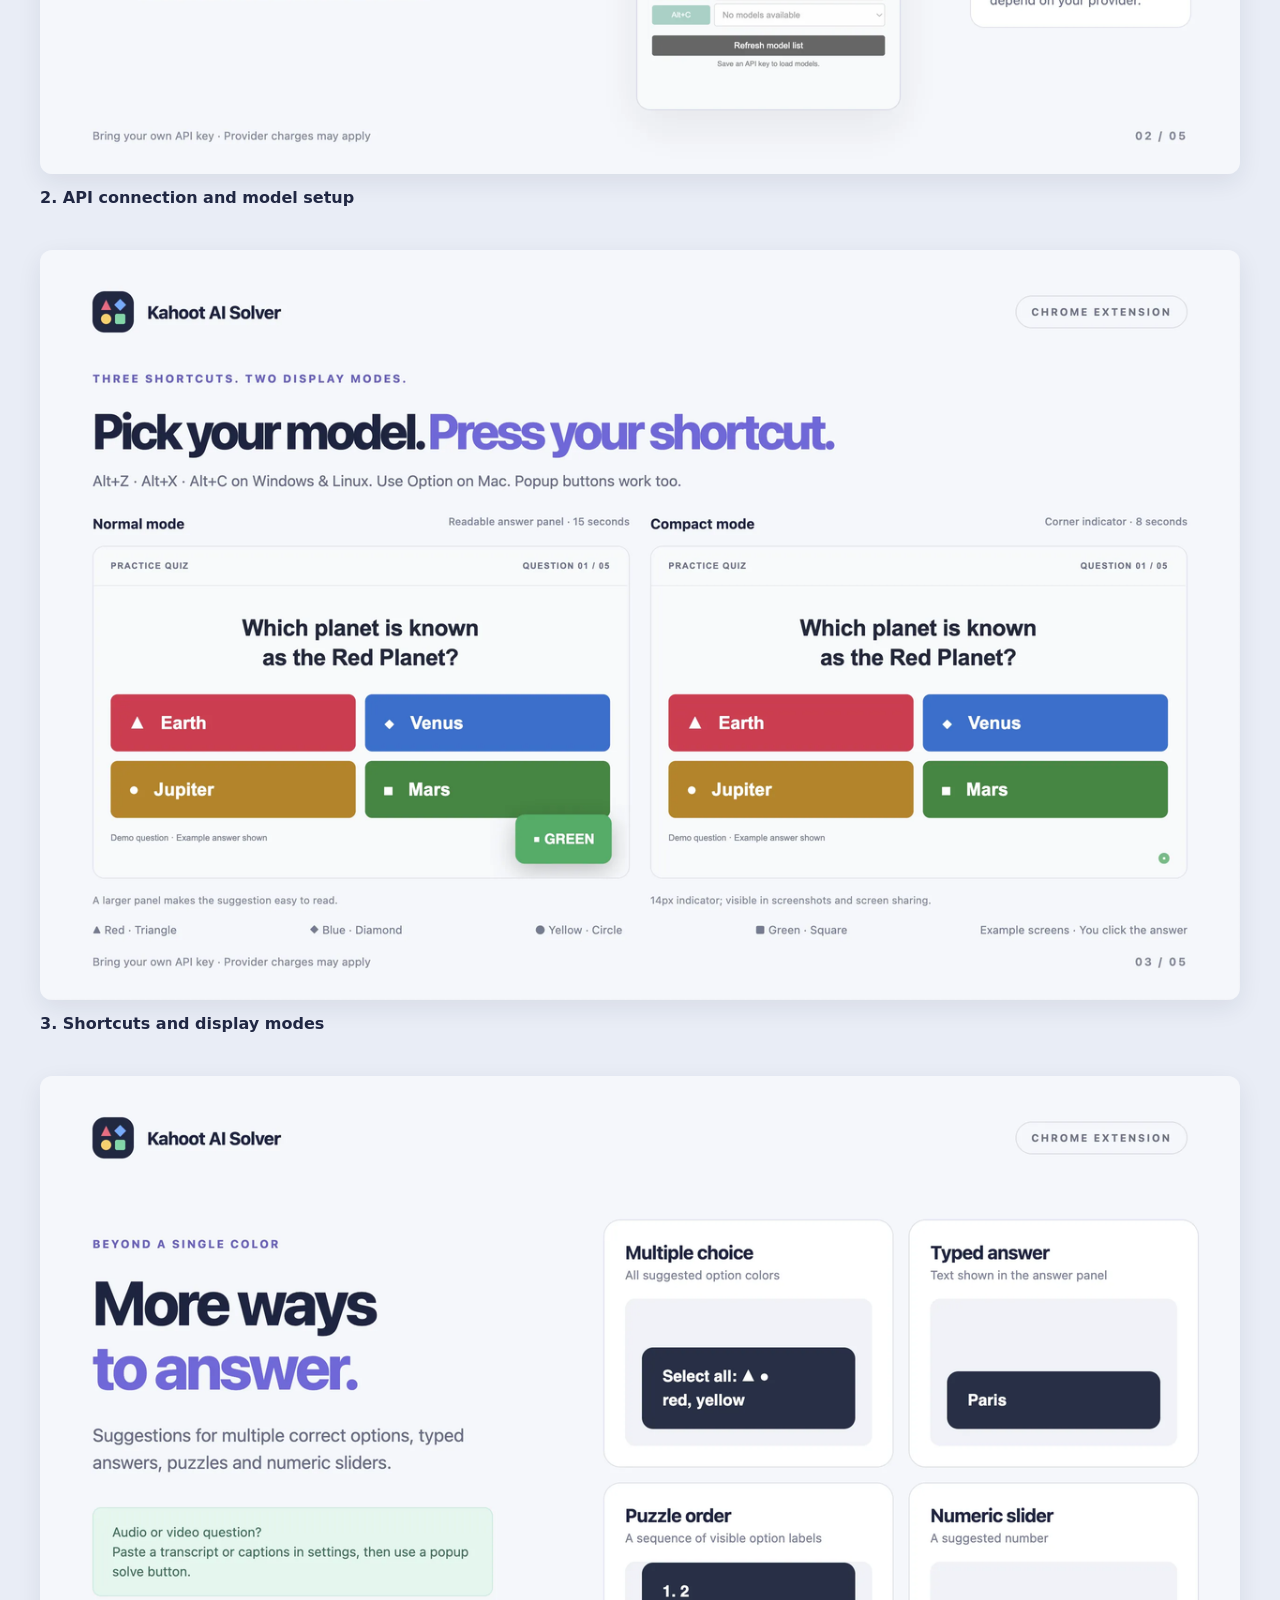
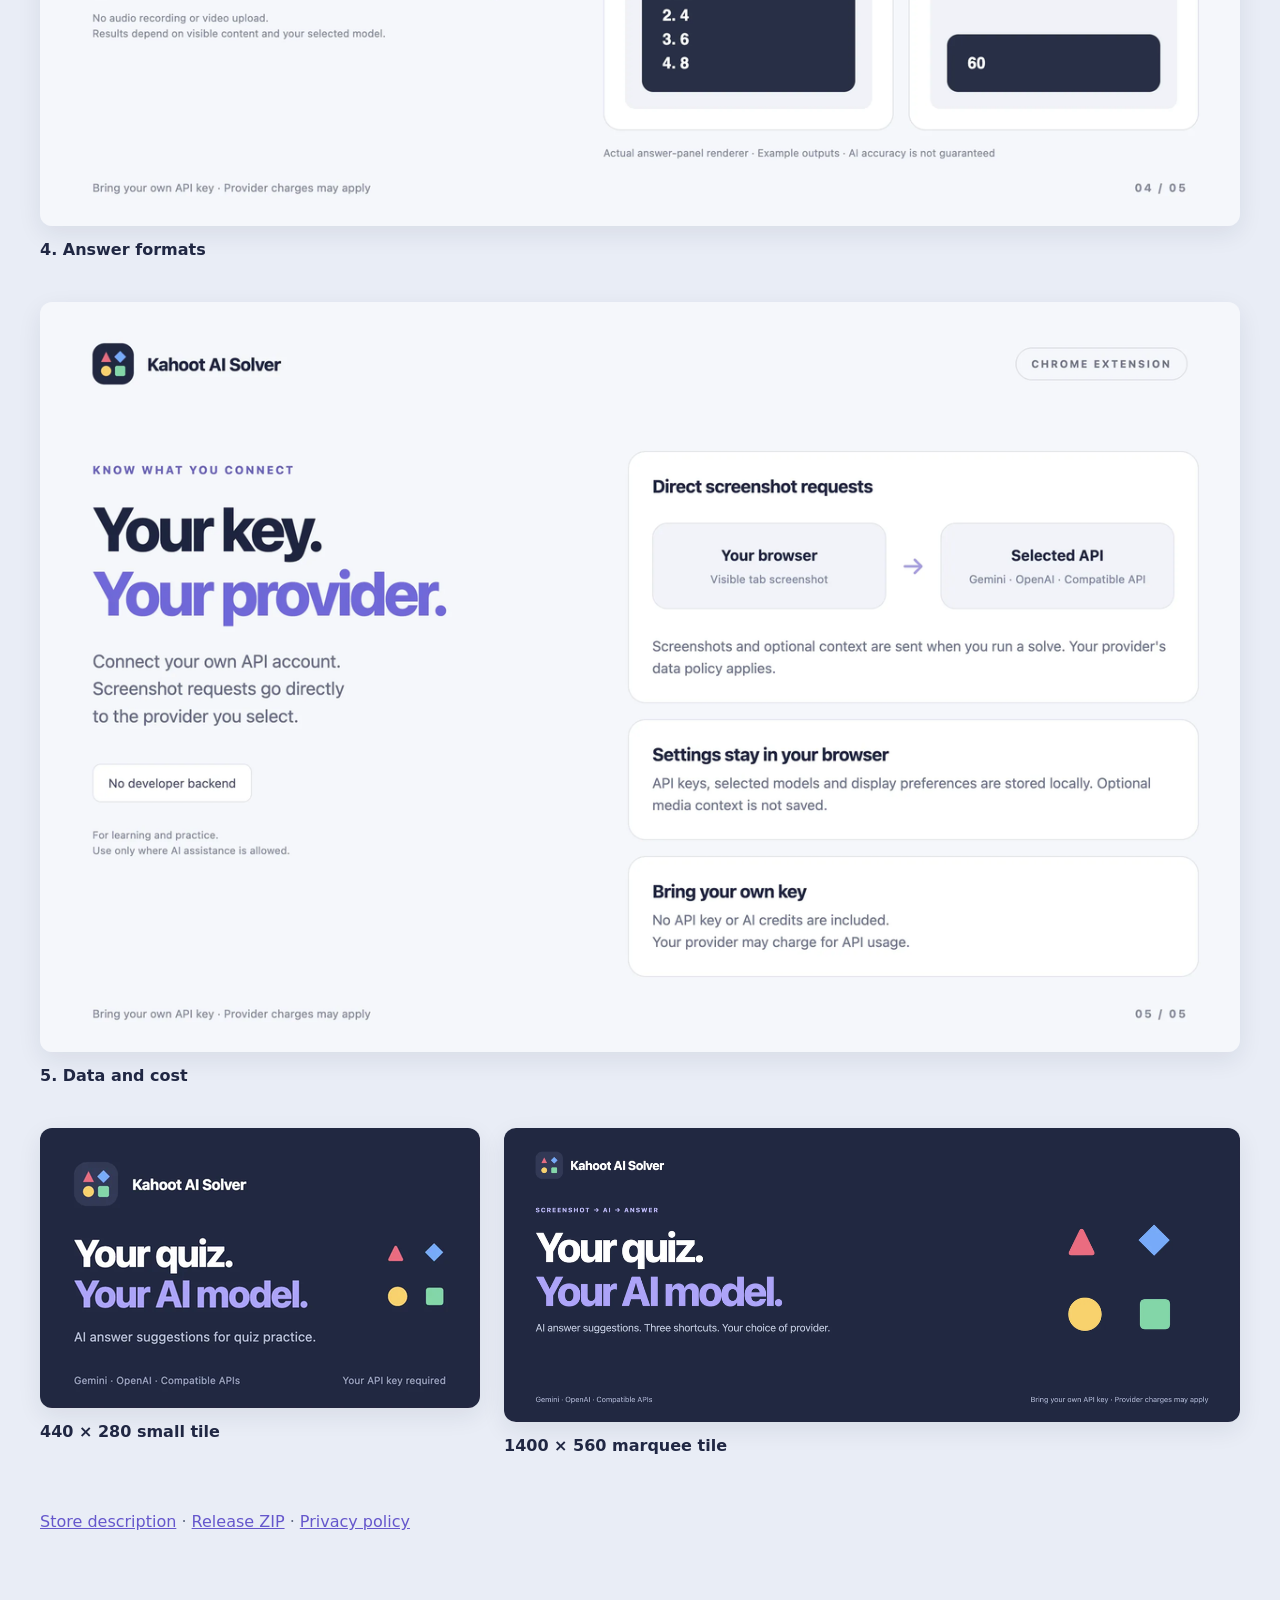
<file: store-assets/preview.html>
<!doctype html>
<html lang="en"><head><meta charset="utf-8"><meta name="viewport" content="width=device-width,initial-scale=1"><title>Kahoot AI Solver — Store artwork</title><style>
body{margin:0;padding:40px;background:#e9edf6;color:#202743;font:16px/1.5 system-ui,sans-serif}main{max-width:1280px;margin:auto}h1{font-size:34px;letter-spacing:-1px;margin-bottom:8px}p{color:#626b82;margin:0 0 28px}img{display:block;width:100%;height:auto;border-radius:12px;box-shadow:0 8px 25px #17213a15}figure{margin:0 0 40px}figcaption{margin:12px 0;font-weight:600}a{color:#6557cc}.tiles{display:grid;grid-template-columns:440px 1fr;gap:24px;align-items:start}@media(max-width:900px){body{padding:16px}.tiles{display:block}}
</style></head><body><main>
<h1>Kahoot AI Solver · 1.4.0</h1><p>Chrome Web Store artwork · 5 screenshots and 2 promotional tiles. Captured in Aside from the extension's settings and answer renderer. Example outputs are labelled as demos.</p>
<figure><img src="screenshots/01-overview.png" alt="Product overview and example quiz answer"><figcaption>1. Product overview</figcaption></figure>
<figure><img src="screenshots/02-setup.png" alt="Actual settings UI and connection instructions"><figcaption>2. API connection and model setup</figcaption></figure>
<figure><img src="screenshots/03-controls.png" alt="Shortcuts and normal versus compact answer displays"><figcaption>3. Shortcuts and display modes</figcaption></figure>
<figure><img src="screenshots/04-answer-formats.png" alt="Multiple, typed, ordered and numeric answer examples"><figcaption>4. Answer formats</figcaption></figure>
<figure><img src="screenshots/05-data-and-cost.png" alt="Direct API requests, local settings and provider costs"><figcaption>5. Data and cost</figcaption></figure>
<div class="tiles"><figure><img src="promotional/promo-small.png" alt="Small promotional tile"><figcaption>440 × 280 small tile</figcaption></figure><figure><img src="promotional/promo-marquee.png" alt="Marquee promotional tile"><figcaption>1400 × 560 marquee tile</figcaption></figure></div>
<p><a href="description-en.txt">Store description</a> · <a href="kahoot-ai-solver-1.4.0.zip">Release ZIP</a> · <a href="../PRIVACY.md">Privacy policy</a></p>
</main></body></html>
</file>
<file: docs/site.css>
@font-face {
  font-family: "Bricolage Grotesque";
  src: url("assets/fonts/bricolage-grotesque-latin.woff2") format("woff2");
  font-weight: 500 800;
  font-display: swap;
}

:root {
  --page: #f8f6fd;
  --surface: #fff;
  --ink: #221633;
  --muted: #625472;
  --accent: #5a2fc4;
  --accent-dark: #3e2187;
  --line: #e4daf1;
  --display: "Bricolage Grotesque", system-ui, sans-serif;
  --body: system-ui, sans-serif;
  --mono: ui-monospace, Menlo, monospace;
  --gutter: clamp(18px, 5vw, 68px);
  --wrap: min(1210px, 100% - 2 * var(--gutter));
}

*, *::before, *::after { box-sizing: border-box; }
html { scroll-behavior: smooth; scroll-padding-top: 24px; }
body { margin: 0; background: var(--page); color: var(--ink); font: 16px/1.55 var(--body); }
[hidden] { display: none !important; }
a { color: inherit; text-decoration: none; }
button { color: inherit; font: inherit; cursor: pointer; }
p, h1, h2, h3, ol, figure { margin: 0; }
img, svg { display: block; max-width: 100%; }
h1, h2, h3 { font-family: var(--display); line-height: 1.04; text-wrap: balance; }
h2 { font-size: clamp(32px, 4.2vw, 52px); font-weight: 720; letter-spacing: -.035em; }
h3 { font-size: 23px; letter-spacing: -.025em; }
code, kbd { font-family: var(--mono); font-size: .86em; }
p { text-wrap: pretty; }
:focus-visible { outline: 3px solid var(--accent); outline-offset: 3px; border-radius: 5px; }

.wrap { width: var(--wrap); margin-inline: auto; }
.ico { width: 1em; height: 1em; flex: none; fill: currentColor; }
.sprite, .sr-only { position: absolute; width: 1px; height: 1px; overflow: hidden; clip-path: inset(50%); white-space: nowrap; }
.skip-link { position: fixed; z-index: 9; top: 12px; left: 12px; padding: 10px 14px; background: var(--ink); color: #fff; transform: translateY(-200%); }
.skip-link:focus { transform: none; }
.lede { color: var(--muted); font-size: clamp(16px, 1.6vw, 19px); line-height: 1.55; }

.site-header { display: flex; align-items: center; gap: clamp(14px, 3vw, 42px); min-height: 86px; border-bottom: 1px solid var(--line); }
.brand-lockup { flex: none; }
.brand { display: inline-flex; align-items: center; gap: 10px; font: 700 19px/1 var(--display); white-space: nowrap; }
.brand b { font-weight: 650; }
.maker { display: inline-flex; align-items: center; gap: 6px; color: var(--muted); font-size: 12px; }
.maker b { color: #a02330; }
.maker-header { display: flex; width: fit-content; margin: -5px 0 0 46px; }
.ketchup { transform: rotate(13deg); }
.site-header nav, .site-footer nav { display: flex; align-items: center; gap: clamp(12px, 2vw, 27px); }
.site-header nav { margin-left: auto; color: var(--muted); font-weight: 600; font-size: 14px; }
.site-header nav a { display: inline-flex; align-items: center; gap: 3px; }
.site-header nav a:hover, .site-footer nav a:hover { color: var(--accent-dark); }

.btn { display: inline-flex; align-items: center; justify-content: center; gap: 9px; min-height: 52px; padding: 0 19px; border: 1px solid transparent; border-radius: 10px; font-weight: 680; white-space: nowrap; }
.btn .ico { width: 18px; height: 18px; }
.btn-red { background: var(--accent); color: white; }
.btn-red:hover { background: var(--accent-dark); }
.btn-sm { min-height: 40px; padding: 0 14px; font-size: 13px; }
.btn-secondary { border-color: var(--line); background: var(--surface); }
.btn-secondary:hover { border-color: var(--accent); }
.link { display: inline-flex; align-items: center; gap: 7px; color: var(--accent-dark); font-weight: 680; text-decoration: underline; text-underline-offset: 4px; }

.hero { display: grid; grid-template-columns: minmax(0, 4fr) minmax(0, 5fr); align-items: center; gap: clamp(32px, 6vw, 90px); padding-block: clamp(38px, 6.5vw, 88px); }
.hero h1 { margin-bottom: 22px; font-size: clamp(47px, 5.7vw, 82px); letter-spacing: -.045em; }
.hero h1 em { display: block; color: var(--accent); font-style: normal; }
.hero .lede { max-width: 29em; }
.cta-row { display: flex; flex-wrap: wrap; gap: 10px; margin: 25px 0 17px; }
.fineprint, .release-note { color: var(--muted); font-size: 13px; }
.release-note { margin-top: 5px; }
.release-note a { text-decoration: underline; text-underline-offset: 3px; }

.stage-field { min-width: 0; padding: clamp(14px, 2.2vw, 28px); border-radius: 24px; color: #fff; background: radial-gradient(ellipse at 115% -40%, #7441d3 0, transparent 67%), #24163f; box-shadow: 0 18px 36px #30205e23; }
.stage-field :focus-visible { outline-color: #eee4ff; }
.stage-head, .stage-controls { display: flex; align-items: center; flex-wrap: wrap; justify-content: space-between; gap: 8px; }
.stage-head { margin-bottom: 12px; }
.stage-head strong { font-family: var(--display); font-size: 18px; letter-spacing: -.02em; }
.stage-note { margin-top: 10px; color: #dccfee; font-size: 12px; }
.stage-window { border-radius: 12px; overflow: hidden; background: #f1ebfa; color: var(--ink); }
.win-bar { display: flex; align-items: center; gap: 5px; padding: 8px 12px; border-bottom: 1px solid #ded5ec; color: var(--muted); background: #fff; }
.win-bar i { width: 7px; height: 7px; background: #c7b8db; border-radius: 50%; }
.win-label { margin-left: 6px; font-size: 11px; font-weight: 600; }
.page { padding: clamp(13px, 2.4vw, 26px); }
.q-kicker { font-size: 12px; font-weight: 700; color: var(--muted); }
.q-card { min-height: 2.2em; margin: 8px 0 15px; font: 730 clamp(23px, 3vw, 37px)/1.06 var(--display); letter-spacing: -.032em; text-wrap: balance; }
.q-answers { display: grid; grid-template-columns: 1fr 1fr; gap: 7px; }
.ans { display: flex; align-items: center; min-height: 41px; min-width: 0; gap: 8px; padding: 7px 9px; border: 2px solid transparent; border-radius: 7px; font-size: 13px; font-weight: 720; overflow-wrap: anywhere; }
.ans[data-highlight] { outline: 2px solid #291a46; outline-offset: 1px; }
.ans-red { background: #ab2947; color: #fff; }
.ans-blue { background: #205fa5; color: #fff; }
.ans-yellow { background: #efc455; color: #2b1c11; }
.ans-green { background: #297144; color: #fff; }
.answer-area { display: flex; align-items: center; justify-content: flex-end; min-height: 44px; margin-top: 12px; }
.ovl { padding: 8px 12px; border: 1px solid #4f406a; border-radius: 8px; background: #221633; color: #fff; font-weight: 680; font-size: 13px; }
.ovl-normal { border-left: 4px solid var(--answer, #b5a5cf); }
.ovl-stealth { display: grid; width: 16px; height: 16px; padding: 0; place-items: center; border: 0; border-radius: 50%; background: var(--answer); font-size: 9px; }
.ovl-yellow.ovl-stealth { color: #2b1c11; }
.ovl-red { --answer: #bc3152; }
.ovl-blue { --answer: #2c70b9; }
.ovl-yellow { --answer: #efc455; }
.ovl-green { --answer: #21874a; }
.stage-controls { margin-top: 13px; }
.run, .next, .seg button { padding: 7px 11px; border: 1px solid transparent; border-radius: 7px; font-weight: 650; }
.run, .next { display: inline-flex; min-height: 40px; align-items: center; gap: 7px; font-size: 14px; }
.run { background: #f4eaff; color: #351c63; }
.run:hover { background: #fff; }
.run:disabled { opacity: .68; cursor: wait; }
.next { border-color: #9584b2; background: transparent; color: #fff; }
.next:hover { background: #5b447f; }
.seg { display: inline-flex; gap: 2px; padding: 3px; border: 1px solid #8373a2; border-radius: 9px; background: #2c1d46; }
.seg button { min-height: 31px; padding: 4px 9px; background: transparent; color: #e9dcfd; font-size: 12px; }
.seg button[aria-pressed="true"] { background: #eadefa; color: #2e164f; }

.workflow { padding-block: clamp(52px, 7vw, 94px); border-block: 1px solid var(--line); background: #fff; }
.workflow-grid { display: grid; grid-template-columns: repeat(3, minmax(0, 1fr)); gap: clamp(10px, 2vw, 22px); margin-top: 25px; }
.workflow article { padding: clamp(17px, 3vw, 30px); border: 1px solid var(--line); border-radius: 15px; background: #fbf9ff; }
.feature-icon { width: 28px; height: 28px; color: var(--accent); margin-bottom: 20px; }
.workflow p, .setup p { margin-top: 8px; color: var(--muted); }

.setup { display: grid; grid-template-columns: minmax(0, 6fr) minmax(0, 4fr); align-items: center; gap: clamp(28px, 8vw, 98px); padding-block: clamp(55px, 9vw, 110px); }
.setup-steps { display: grid; gap: 21px; margin-top: 24px; padding-left: 1.75em; }
.setup-steps li { padding-left: .45em; }
.setup-steps li::marker { color: var(--accent); font: 700 17px var(--mono); }
.setup-steps li .link { margin-top: 9px; }
.key-links, .key-strip { display: flex; flex-wrap: wrap; gap: 10px 15px; align-items: center; }
.key-strip { margin-top: 12px; }
.key-strip kbd { padding: 2px 5px; border: 1px solid #d7cbe8; border-bottom-width: 2px; border-radius: 4px; background: white; }
.key-strip small { color: var(--muted); }
.shot { justify-self: center; max-width: 425px; padding: clamp(12px, 2.1vw, 22px); border: 1px solid #d7c7ed; border-radius: 21px; background: #eae0fb; }
.shot img { width: 100%; height: auto; border-radius: 9px; box-shadow: 0 10px 22px #311e5529; }
.shot figcaption { margin-top: 9px; text-align: center; color: var(--muted); font-size: 12px; }

.detail-band { padding-block: clamp(45px, 7vw, 86px); border-block: 1px solid var(--line); background: #f2ebfb; }
.detail-grid { display: grid; grid-template-columns: minmax(0, 4fr) minmax(0, 6fr); gap: clamp(26px, 6vw, 76px); }
.detail-grid .lede { margin: 14px 0; }
.faq-list { display: grid; align-content: start; gap: 7px; }
.faq-list details { padding: 11px 13px; border: 1px solid var(--line); border-radius: 10px; background: white; }
.faq-list summary { display: flex; align-items: center; justify-content: space-between; gap: 8px; font-weight: 650; list-style: none; cursor: pointer; }
summary::-webkit-details-marker { display: none; }
.faq-list details[open] .ico { transform: rotate(180deg); }
.faq-list p { margin-top: 7px; color: var(--muted); }

.site-footer { padding-block: 24px; }
.footer-top, .footer-bottom { display: flex; justify-content: space-between; align-items: center; gap: 16px; }
.footer-top { padding-bottom: 16px; border-bottom: 1px solid var(--line); }
.footer-bottom { padding-top: 13px; }
.footer-top nav, .legal { font-size: 13px; color: var(--muted); }
.legal { max-width: 72ch; }
.policy { width: min(750px, 100% - 2 * var(--gutter)); margin-inline: auto; padding-block: 48px; }
.policy h1 { font-size: clamp(40px, 6vw, 64px); letter-spacing: -.055em; }
.policy h2 { margin: 30px 0 9px; font-size: clamp(22px, 3vw, 30px); }
.policy p, .policy li { margin-top: 10px; }
.policy .policy-meta { color: var(--muted); }
.policy a { text-decoration: underline; text-underline-offset: 3px; color: var(--accent-dark); }

@media (max-width: 900px) {
  .site-header nav a:last-child { display: none; }
  .hero { gap: 24px; }
  .site-footer nav { flex-wrap: wrap; }
}
@media (max-width: 700px) {
  .site-header { flex-wrap: wrap; gap: 8px 14px; padding-block: 12px; min-height: 0; }
  .site-header .btn { margin-left: auto; }
  .site-header nav { order: 3; width: 100%; margin-left: 0; justify-content: space-between; }
  .site-header nav a:last-child { display: inline-flex; }
  .hero, .setup, .detail-grid { grid-template-columns: 1fr; }
  .hero h1 { max-width: 11ch; }
  .workflow-grid { grid-template-columns: 1fr; }
  .workflow article { padding: 17px; }
  .feature-icon { width: 23px; height: 23px; margin-bottom: 10px; }
  .footer-top, .footer-bottom { align-items: flex-start; flex-direction: column; }
}
@media (max-width: 365px) {
  .hero h1 { font-size: 46px; }
  .brand { font-size: 16px; gap: 6px; }
  .site-header .btn { padding-inline: 8px; }
  .site-header nav { gap: 8px; }
}
@media (prefers-reduced-motion: reduce) {
  html { scroll-behavior: auto; }
}
</file>
